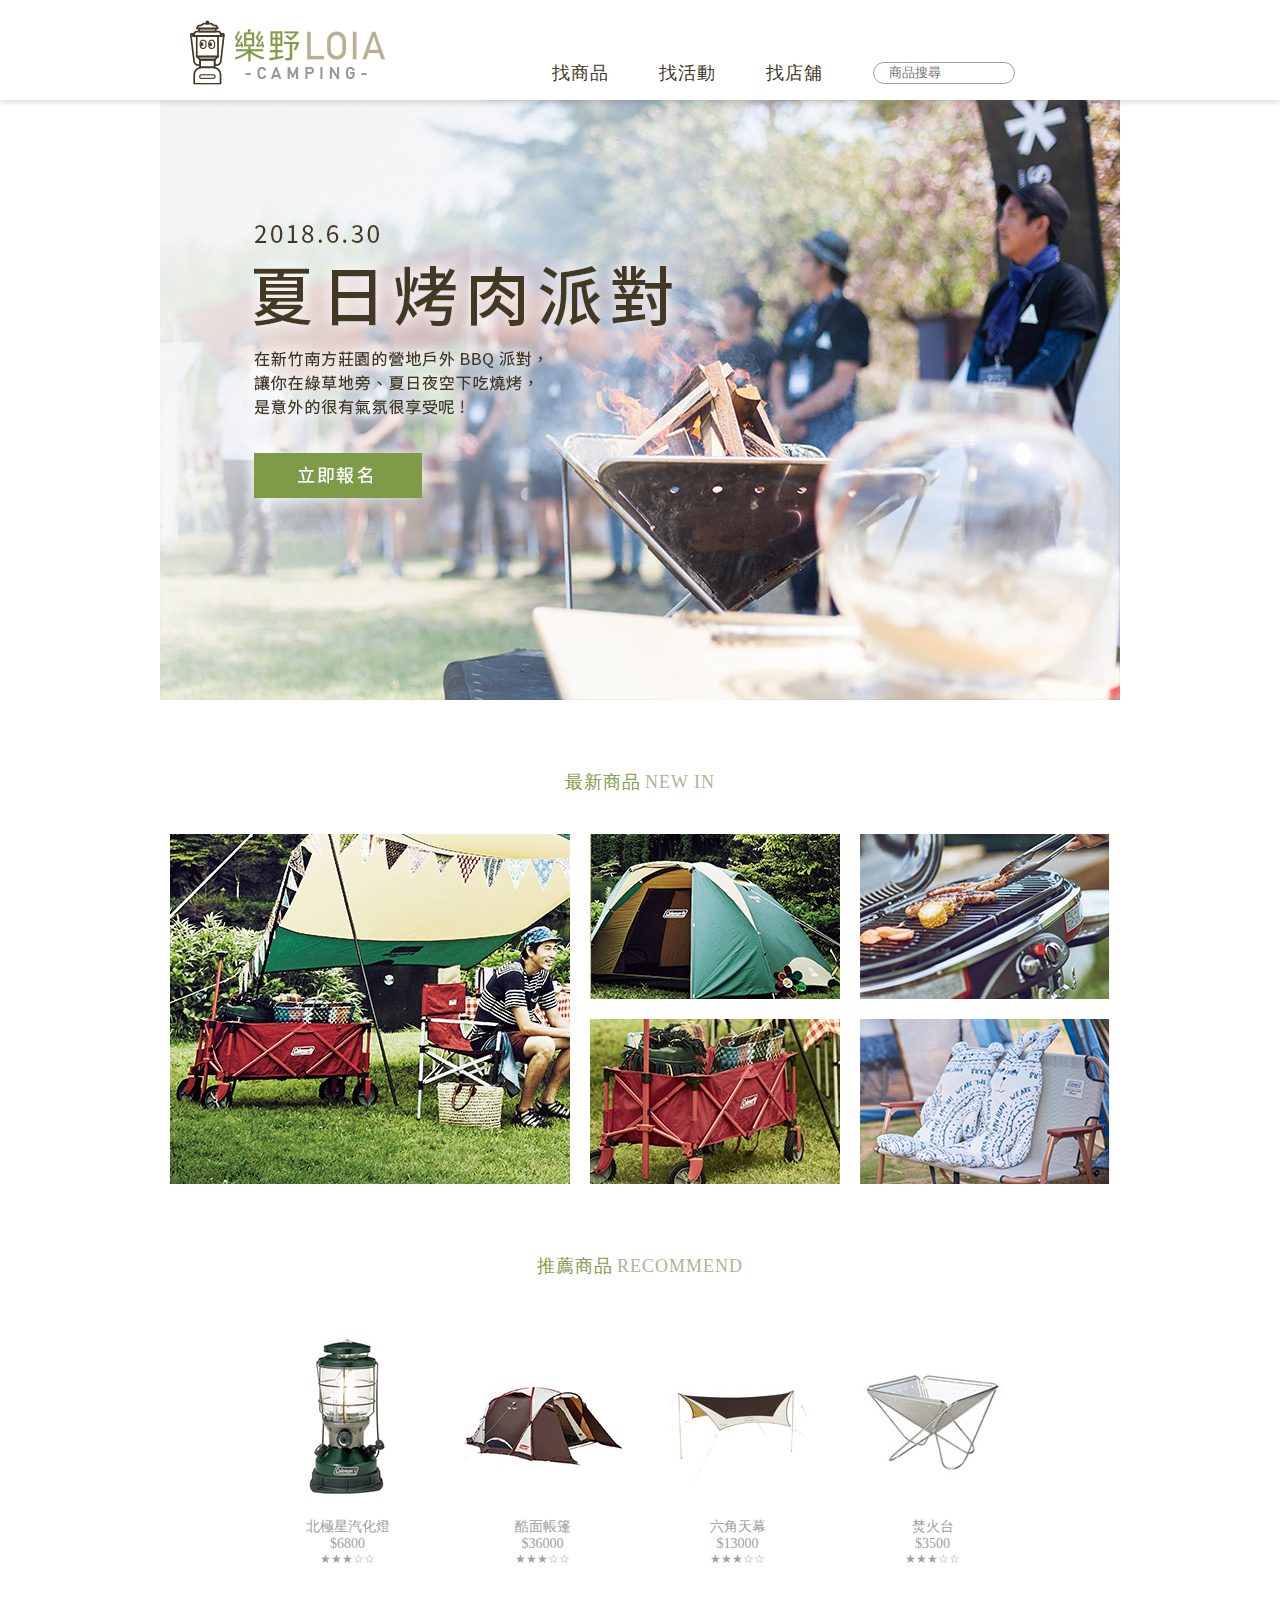
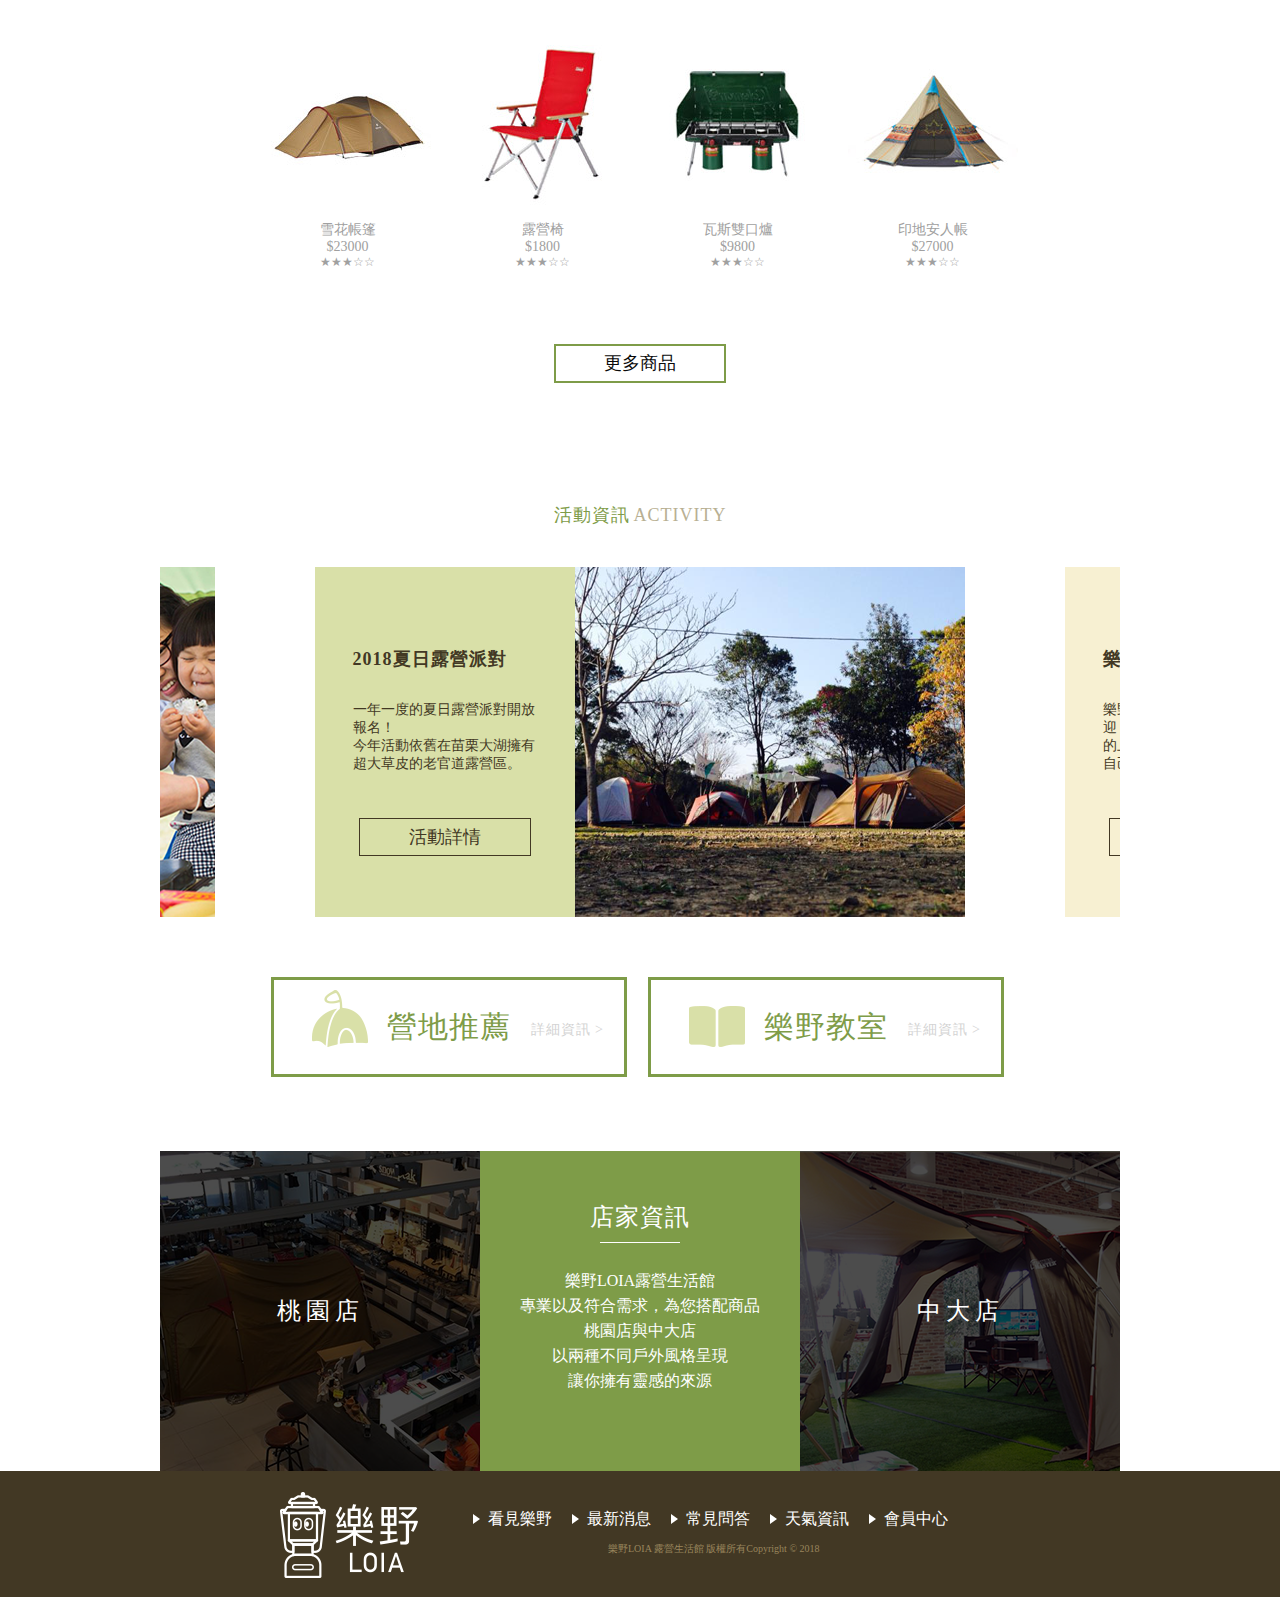
<file: index.html>
<!DOCTYPE html>
<html lang="en">
<head>
	<meta charset="UTF-8">
	<meta name="viewport" content="width=device-width, initial-scale=1, minimum-scale=1, maximum-scale=1" >
	<title>Document</title>
	<link href="https://fonts.googleapis.com/css?family=Noto+Sans" rel="stylesheet">
	<link rel="stylesheet" href="https://use.fontawesome.com/releases/v5.0.13/css/all.css" integrity="sha384-DNOHZ68U8hZfKXOrtjWvjxusGo9WQnrNx2sqG0tfsghAvtVlRW3tvkXWZh58N9jp" crossorigin="anonymous">
	<link rel="stylesheet" type="text/css" href="index2.css">
	<link rel="icon" href="image/titlelogo.png">
</head>
<body>
	<div class="full">
		<header>
			<div class="header">
				<div class="logo">
					<a href="index.html">
						<img src="image/logo2.png">
					</a>
				</div>
				<nav>
					<ul>
						<li>
							<a href="rwd-product.html">
								找商品
							</a>
							<ul class="header_list">
								<li>
									<a href="rwd-product.html">
									推薦商品	
									</a>
								</li>
								<li>
									<a href="rwd-product.html">
									全部商品	
									</a>
								</li>
								<li>
									<a href="rwd-product.html">
									帳篷	
									</a>
								</li>
								<li>
									<a href="rwd-product.html">
									廚具	
									</a>
								</li>
								<li>
									<a href="rwd-product.html">
									寢具	
									</a>
								</li>
								<li>
									<a href="rwd-product.html">
									營燈	
									</a>
								</li>
								<li>
									<a href="rwd-product.html">
									戶外傢俱
									</a>
								</li>
								<li>
									<a href="rwd-product.html">
									露營小物	
									</a>
								</li>
								<li>
									<a href="rwd-product.html">
									旅行登山	
									</a>
								</li>
							</ul>
						</li>
						<li>
							<a href="rwd-activicy.html">
								找活動
							</a>
							<ul class="header_list">
								<li>
									<a href="rwd-activicy.html">
									近期活動	
									</a>
								</li>
								<li>
									<a href="rwd-activicy.html">
									活動回顧
									</a>
								</li>
								<li>
									<a href="#">
									營地推薦	
									</a>
								</li>
								<li>
									<a href="#">
									樂野教室	
									</a>
								</li>
							</ul>
						</li>
						<li>
							<a href="rwd-store.html">
								找店舖
							</a>
							<ul class="header_list">
								<li>
									<a href="rwd-store.html">
									桃園店	
									</a>
								</li>
								<li>
									<a href="rwd-store.html">
									中大店	
									</a>
								</li>
							</ul>
						</li>
					</ul>
				</nav>
				<div class="search_bar">
					<input type="text"placeholder="商品搜尋">
					<a href="#">
						<i class="fas fa-search"></i>
					</a>
					<a href="#">
						<i class="fas fa-user"></i>
					</a>
					<a href="#">
						<i class="fas fa-shopping-cart"></i>
					</a>
				</div>
			</div>
		</header>
		<div class="mobile_header">
			<div class="mobile_logo">
				<a href="index.html">
					<img src="image/logo2.png">
				</a>
			</div>
			<div class="burger">
				<div class="line1"></div>
				<div class="line2"></div>
				<div class="line3"></div>
			</div>
			<div class="burger_list">
				<ul>
					<li><a href="rwd-product.html">找商品</a></li>
					<li><a href="rwd-activicy.html">找活動</a></li>
					<li><a href="rwd-store.html">找店舖</a></li>
					<li><a href="#">購物須知</a></li>
			 		<li><a href="#">客戶服務</a></li>
			 		<li><a href="#">訂閱電子報</a></li>
				</ul>
			</div>
		</div>
		<div class="banner">
			<div class="banner_1 slider active">
				<a href="rwd-activicy2.html">
					<img src="image/banner11.png">
				</a>
				<div class="button">
					<a href="rwd-activicy2.html">
						<p>立即報名</p>
					</a>
				</div>
			</div>
			<div class="banner_2 slider">
				<a href="rwd-product2.html">
					<img src="image/banner22.png">
				</a>
				<div class="button">
					<a href="rwd-product2.html">
						<p>立即購買</p>
					</a>
				</div>
			</div>
			<div class="banner_3 slider">
				<a href="rwd-activicy2.html">
					<img src="image/banner33.png">
				</a>
				<div class="button">
					<a href="rwd-activicy2.html">
						<p>立即報名</p>
					</a>
				</div>
			</div>
		</div>
		<div class="new_prdct">
			<h2>最新商品<span>NEW IN</span></h2>
		</div>
		<div class="new_prdct_pic">
			<div class="n_p_p_left">
				<a href="rwd-product2.html">
					<img src="image/productbig.png">
				</a>
				<div class="n_p_p_Left_content">
					<a href="rwd-product2.html">
						<h3>雪花帳篷組合</h3>
						<p>雪花2018年最新年度組合<br>新手入門最佳選擇</p>
						<span>商品詳情</span>
					</a>
				</div>
			</div>
			<div class="n_p_p_right">
				<a href="rwd-product2.html" title="">
					<img src="image/product1.png" alt="">
					<span class="n_p_p_right_content">
						<h3>酷面帳篷</h3>
						<p>酷面經典帳篷<br>最有CP值的產品</p>
					</span>
				</a>
				<a href="rwd-product2.html" title="">
					<img src="image/product2.png" alt="">
					<span class="n_p_p_right_content">
						<h3>羅格斯烤肉爐</h3>
						<p>羅格斯2018新品上市<br>中秋最夯商品</p>
					</span>
				</a>
				<a href="rwd-product2.html" title="">
					<img src="image/product3.png" alt="">
					<span class="n_p_p_right_content">
						<h3>酷面推車</h3>
						<p>酷面經典小紅推車<br>2018全新上市</p>
					</span>
				</a>
				<a href="rwd-product2.html" title="">
					<img src="image/product4.png" alt="">
					<span class="n_p_p_right_content">
						<h3>雪花折疊椅</h3>
						<p>復古黃銅搭配帆布<br>風格露營單品</p>
					</span>
				</a>
			</div>
		</div>
		<div class="prdct">
			<h2>推薦商品<span>RECOMMEND</span></h2>	
		</div>
		<div class="prdct_list">
			<div class="prdct_pic">
				<a href="rwd-product2.html">
					<img src="image/1-1.png" alt="">			
					<span class="product_name">北極星汽化燈</span>
					<span>$6800</span>
					<span class="star">★★★☆☆</span>
				</a>
			</div>
			<div class="prdct_pic">
				<a href="rwd-product2.html">
					<img src="image/1-2.png" alt="">
					<span class="product_name">酷面帳篷</span>
					<span>$36000</span>
					<span class="star">★★★☆☆</span>
				</a>
			</div>
			<div class="prdct_pic">
				<a href="rwd-product2.html">
					<img src="image/1-3.jpg" alt="">
					<span class="product_name">六角天幕</span>
					<span>$13000</span>
					<span class="star">★★★☆☆</span>
				</a>
			</div>
			<div class="prdct_pic">
				<a href="rwd-product2.html">
					<img src="image/1-4.jpg" alt="">
					<span class="product_name">焚火台</span>
					<span>$3500</span>
					<span class="star">★★★☆☆</span>
				</a>
			</div>
			<div class="prdct_pic">
				<a href="rwd-product2.html">
					<img src="image/1-5.jpg" alt="">
					<span class="product_name">雪花帳篷</span>
					<span>$23000</span>
					<span class="star">★★★☆☆</span>
				</a>
			</div>
			<div class="prdct_pic">
				<a href="rwd-product2.html">
					<img src="image/1-6.jpg" alt="">
					<span class="product_name">露營椅</span>
					<span>$1800</span>
					<span class="star">★★★☆☆</span>
				</a>
			</div>
			<div class="prdct_pic">
				<a href="rwd-product2.html">
					<img src="image/1-7.jpg" alt="">
					<span class="product_name">瓦斯雙口爐</span>
					<span>$9800</span>
					<span class="star">★★★☆☆</span>
				</a>
			</div>
			<div class="prdct_pic">
				<a href="rwd-product2.html">
					<img src="image/1-8.jpg" alt="">
					<span class="product_name">印地安人帳</span>
					<span>$27000</span>
					<span class="star">★★★☆☆</span>
				</a>
			</div>
		</div>
		<div class="prdct_button">
			<a href="product.html">
				更多商品
			</a>
		</div>
		<div class="activity">
			<div class="activity_title">
				<h2>活動資訊<span>ACTIVITY</span></h2>
			</div>
			<div class="activity_pic">
				<ul>
					<li>
						<a href="rwd-activicy2.html">
							<div class="activity_introduce">
								<div class="introduce_content3">
									<h4>
									荷蘭鍋料理教學</h4>
									<p>從開鍋、料理、保養。<br>一次教會您使用荷蘭鍋！<br>現場實作荷蘭鍋烤雞，名額有限，請速報名。</p>
									<span>活動詳情</span>
								</div>
								<div class="introduce_pic">
									<img src="image/aviti.png">
								</div>
							</div>
						</a>
					</li>
					<li>
						<a href="rwd-activicy2.html">
							<div class="activity_introduce">
								<div class="introduce_content1">
									<h4>2018夏日露營派對</h4>
									<p>一年一度的夏日露營派對開放報名！<br>今年活動依舊在苗栗大湖擁有超大草皮的老官道露營區。</p>
									<span>活動詳情</span>
								</div>
								<div class="introduce_pic">
									<img src="image/aviti1.png">
								</div>
							</div>
						</a>
					</li>
					<li>
						<a href="rwd-activicy2.html">
							<div class="activity_introduce">
								<div class="introduce_content2">
									<h4>樂野教室NO.3</h4>
									<p>樂野教室開課以來非常受歡迎，這次再度請到Snow Peak的上野先生來教大家如何保養自己的帳篷。</p>
									<span>活動詳情</span>
								</div>
								<div class="introduce_pic">
									<img src="image/aviti2.png">
								</div>
							</div>
						</a>
					</li>
					<li>
						<a href="rwd-activicy2.html">
							<div class="activity_introduce">
								<div class="introduce_content3">
									<h4>荷蘭鍋料理教學</h4>
									<p>從開鍋、料理、保養。<br>一次教會您使用荷蘭鍋！<br>現場實作荷蘭鍋烤雞，名額有限，請速報名。</p>
									<span>活動詳情</span>
								</div>
								<div class="introduce_pic">
									<img src="image/aviti.png">
								</div>
							</div>
						</a>
					</li>
					<li>
						<a href="rwd-activicy2.html">
							<div class="activity_introduce">
								<div class="introduce_content1">
									<h4>2018夏日露營派對</h4>
									<p>一年一度的夏日露營派對開放報名！<br>今年活動依舊在苗栗大湖擁有超大草皮的老官道露營區。</p>
									<span>活動詳情</span>
								</div>
								<div class="introduce_pic">
									<img src="image/aviti1.png">
								</div>
							</div>
						</a>
					</li>
					<li>
						<a href="rwd-activicy2.html">
							<div class="activity_introduce">
								<div class="introduce_content2">
									<h4>樂野教室NO.3</h4>
									<p>樂野教室開課以來非常受歡迎，<br>這次再度請到Snow Peak的上野先生來教大家如何保養自己的帳篷。</p>
									<span>活動詳情</span>
								</div>
								<div class="introduce_pic">
									<img src="image/aviti2.png">
								</div>
							</div>
						</a>
					</li>
				</ul>
			</div>
			<div class="service">
				<div class="camp_map">
					<a href="#" title="">
						營地推薦
						<span>詳細資訊 ></span>
					</a>
				</div>
				<div class="loia_classroom">
					<a href="#" title="">
						樂野教室
						<span>詳細資訊 ></span>
					</a>
				</div>
			</div>
		</div>
		<div class="store_title">
			<h2>店家資訊<span>STORE</span></h2>
		</div>
		<div class="store">
			<div class="ty_store">
				<a href="rwd-store.html">
					<span class="store_name">
						<h4>桃園店</h4>
					</span>
					<img src="image/tystore.png">
					<span class="info">
						<h4>桃園店</h4>
						<p>03-2402637<br>桃園市桃園區縣府路100號<br>loiaTaoyuan@gmail.com <br>LINE：loiataoyuan</p>
						<span>店家詳情</span>
					</span>					
				</a>
			</div>
			<div class="store_information">
				<h4>店家資訊</h4>
				<p>
					樂野LOIA露營生活館<br>
					專業以及符合需求，為您搭配商品<br>
					桃園店與中大店<br>
					以兩種不同戶外風格呈現<br>
					讓你擁有靈感的來源
				</p>
			</div>
			<div class="ncu_store">
				<a href="store.html">
					<span class="store_name">
						<h4>中大店</h4>
					</span>
					<img src="image/ncustore.png">			
					<span class="info">
						<h4>中大店</h4>
						<p>03-4715637<br>桃園市中壢區中大路300號<br>loiaJongli@gmail.com <br>LINE：loiajongli</p>
						<span>店家詳情</span>
					</span>					
				</a>
			</div>
		</div>
		<div class="footer">
			<div class="footer_content">
				<div class="footer_logo">
					<a href="index.html">
						<img src="image/footerlogo.png" alt="">
					</a>
				</div>
				<div class="footer_information">
					<div class="footer_list">
						<ul>
							<li>
								<a href="#">
									看見樂野
								</a>
							</li>
							<li>
								<a href="#">
									最新消息
								</a>
							</li>
							<li>
								<a href="#">
									常見問答
								</a>
							</li>
							<li>
								<a href="#">
									天氣資訊
								</a>
							</li>
							<li>
								<a href="#">
									會員中心
								</a>
							</li>
						</ul>
					</div>
					<div class="icon_copyright">
						<div class="icon_social">
							<a href="#">
								<i class="fab fa-facebook"></i>
							</a>
							<a href="#">
								<i class="fab fa-instagram"></i>
							</a>
							<a href="#">
								<i class="fab fa-youtube-square"></i>
							</a>
						</div>
						<div class="copyright">
							<p>
							樂野LOIA 露營生活館 版權所有Copyright © 2018
						</p>
						</div>
					</div>
				</div>
			</div>
		</div>

	</div>

<script src="https://ajax.googleapis.com/ajax/libs/jquery/3.3.1/jquery.min.js"></script>
<script type="text/javascript">
	$(document).ready(function(){ 
		$('.burger').click(function(){
			$('.burger_list').toggleClass('burger_list_click');
			$('.line1').toggleClass('uaa');
			$('.line2').toggleClass('uaa');
			$('.line3').toggleClass('uaa');
		});
	});

	
	$(document).ready(function(){
    var j = 1;
    var aa =$(".activity_pic ul");
    var bb =$(".full").width();
    var cc =$(".slider").index();
    var i = 0;
    function carouselImg2(){
    	var maxWidth = aa.width();
    	console.log("li width"+maxWidth);
    	if(j<3){
    		j++
    	}else{
    		j=1;
    	}
    	if(bb>960){
    		curleft = j * 750 *-1;
    	}else{
    		curleft = j * maxWidth/6 *-1;
    	}
     	if(i<2){
     		i++;
     	}else{
     		i=0;
     	}
    	$(".activity_pic ul").css({left:curleft});
    	$(".slider").removeClass("active");
    	$(".slider").eq(i).addClass("active");
    }
    setInterval(carouselImg2,5000); 
   })

</script>
</body>
</html>
</file>
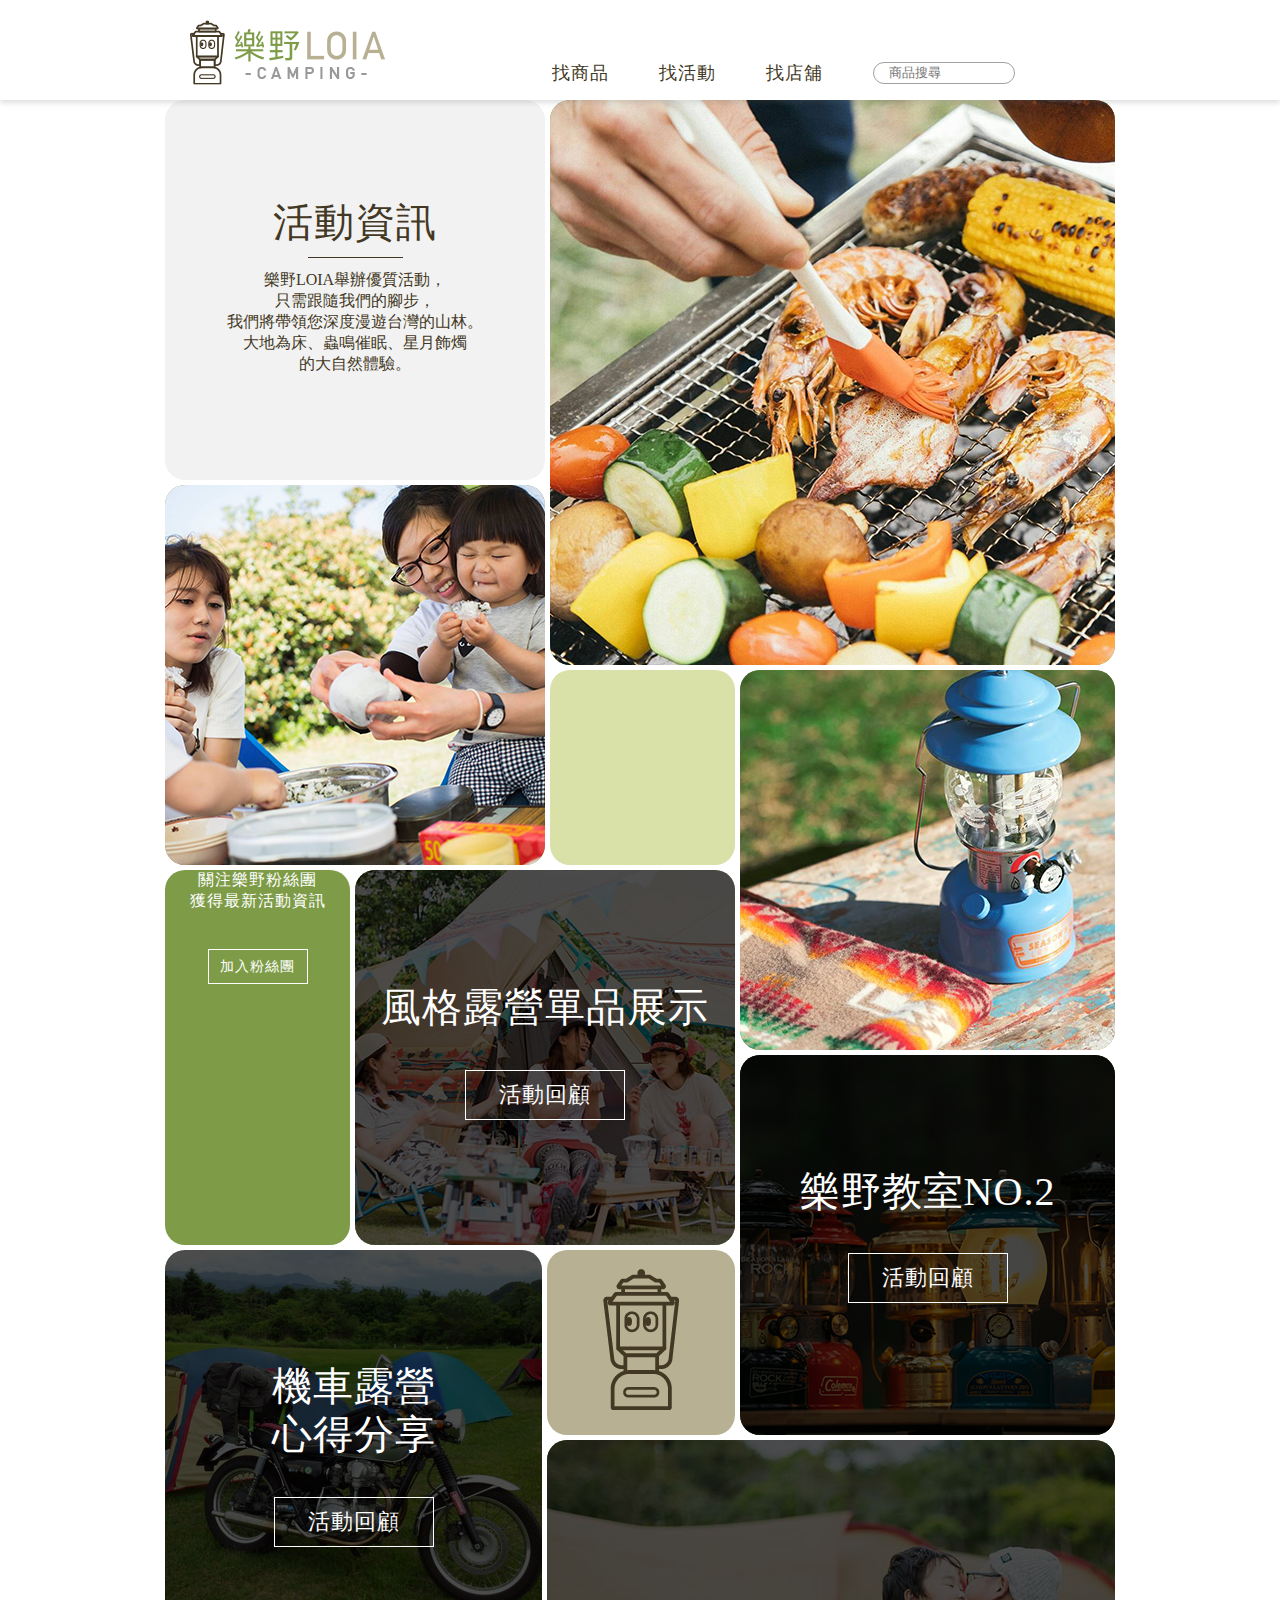
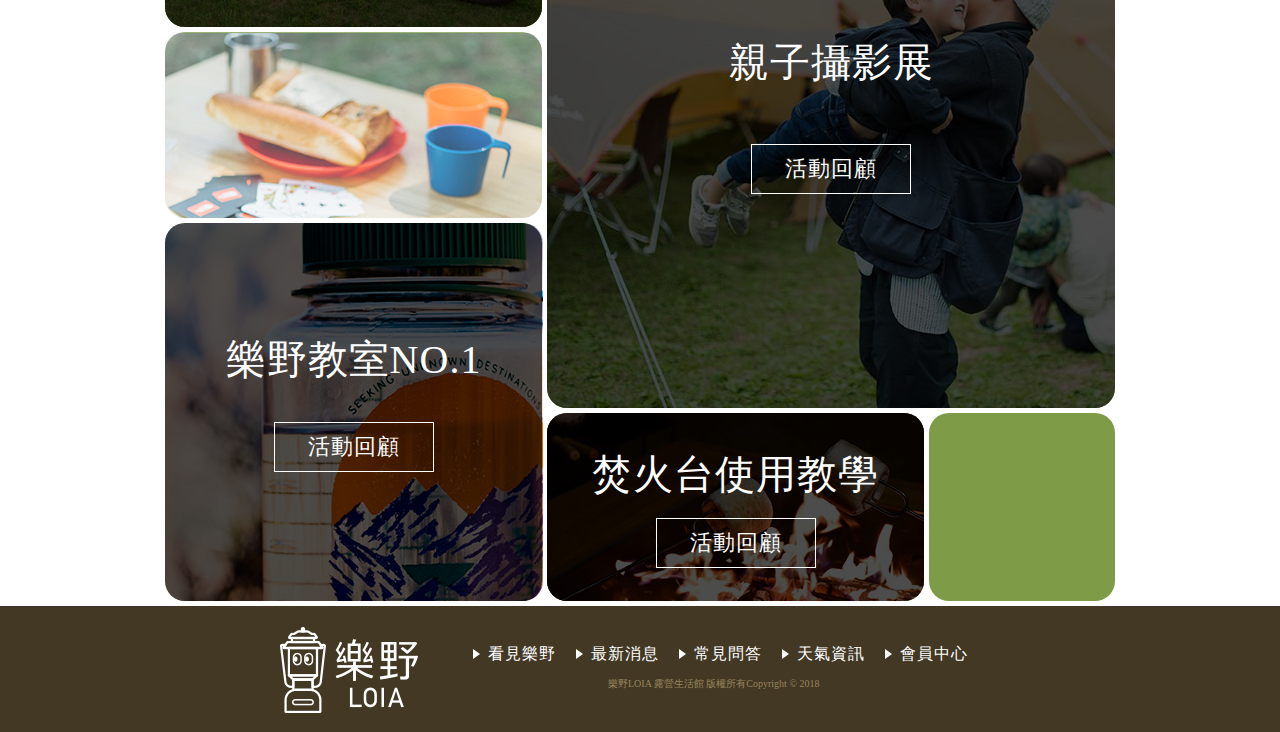
<file: rwd-activicy.html>
<!DOCTYPE html>
<html lang="en">
<head>
	<meta charset="UTF-8">
	<meta name="viewport" content="width=device-width, initial-scale=1, minimum-scale=1, maximum-scale=1" >
	<title>Document</title>
	<link href="https://fonts.googleapis.com/css?family=Noto+Sans" rel="stylesheet">
	<link rel="stylesheet" href="https://use.fontawesome.com/releases/v5.0.13/css/all.css" integrity="sha384-DNOHZ68U8hZfKXOrtjWvjxusGo9WQnrNx2sqG0tfsghAvtVlRW3tvkXWZh58N9jp" crossorigin="anonymous">
	<link rel="stylesheet" type="text/css" href="rwd-activicy.css">
	<link rel="icon" href="image/titlelogo.png">
</head>
<body>
	<div class="full">
		<header>
			<div class="header">
				<div class="logo">
					<a href="index.html">
						<img src="image/logo2.png">
					</a>
				</div>
				<nav>
					<ul>
						<li>
							<a href="rwd-product.html">
								找商品
							</a>
							<ul class="header_list">
								<li>
									<a href="rwd-product.html">
									推薦商品	
									</a>
								</li>
								<li>
									<a href="rwd-product.html">
									全部商品	
									</a>
								</li>
								<li>
									<a href="rwd-product.html">
									帳篷	
									</a>
								</li>
								<li>
									<a href="rwd-product.html">
									廚具	
									</a>
								</li>
								<li>
									<a href="rwd-product.html">
									寢具	
									</a>
								</li>
								<li>
									<a href="rwd-product.html">
									營燈	
									</a>
								</li>
								<li>
									<a href="rwd-product.html">
									戶外傢俱
									</a>
								</li>
								<li>
									<a href="rwd-product.html">
									露營小物	
									</a>
								</li>
								<li>
									<a href="rwd-product.html">
									旅行登山	
									</a>
								</li>
							</ul>
						</li>
						<li>
							<a href="rwd-activicy.html">
								找活動
							</a>
							<ul class="header_list">
								<li>
									<a href="rwd-activicy.html">
									近期活動	
									</a>
								</li>
								<li>
									<a href="rwd-activicy.html">
									活動回顧
									</a>
								</li>
								<li>
									<a href="#">
									營地推薦	
									</a>
								</li>
								<li>
									<a href="#">
									樂野教室	
									</a>
								</li>
							</ul>
						</li>
						<li>
							<a href="rwd-store.html">
								找店舖
							</a>
							<ul class="header_list">
								<li>
									<a href="rwd-store.html">
									桃園店	
									</a>
								</li>
								<li>
									<a href="rwd-store.html">
									中大店	
									</a>
								</li>
							</ul>
						</li>
					</ul>
				</nav>
				<div class="search_bar">
					<input type="text"placeholder="商品搜尋">
					<a href="#">
						<i class="fas fa-search"></i>
					</a>
					<a href="#">
						<i class="fas fa-user"></i>
					</a>
					<a href="#">
						<i class="fas fa-shopping-cart"></i>
					</a>
				</div>
			</div>
		</header>
		<div class="mobile_header">
			<div class="mobile_logo">
				<a href="index.html">
					<img src="image/logo2.png">
				</a>
			</div>
			<div class="burger">
				<div class="line1"></div>
				<div class="line2"></div>
				<div class="line3"></div>
			</div>
			<div class="burger_list">
				<ul>
					<li><a href="rwd-product.html">找商品</a></li>
					<li><a href="rwd-activicy.html">找活動</a></li>
					<li><a href="rwd-store.html">找店舖</a></li>
					<li><a href="#">購物須知</a></li>
			 		<li><a href="#">客戶服務</a></li>
			 		<li><a href="#">訂閱電子報</a></li>
				</ul>
			</div>
		</div>



		<div class="activity">
			<div class="pic activity_pic2">
				<a href="rwd-activicy2.html">
					<img src="image/pic02.png">
					<span class="content">
						<h2>
							<span>2018.06.30</span><br>
							夏日露營派對
						</h2>
						<input type="button" name="" value="開放報名">
					</span>
				</a>
			</div>
			<div class="pic activity_pic1">
				<h1>活動資訊</h1>
				<p>
					樂野LOIA舉辦優質活動，<br>
					只需跟隨我們的腳步，<br>我們將帶領您深度漫遊台灣的山林。<br>
					大地為床、蟲鳴催眠、星月飾燭<br>的大自然體驗。
				</p>
			</div>
			<div class="pic activity_pic3">
				<a href="rwd-activicy2.html">
					<img src="image/pic03.png">
					<span class="content">
						<h2>
							<span>2018.07.03</span><br>
							樂野教室NO.3
						</h2>
						<input type="button" name="" value="開放報名">
					</span>
				</a>
			</div>
			<div class="pic activity_pic4">
				
			</div>
			<div class="pic activity_pic5">
				<a href="rwd-activicy2.html">
					<img src="image/pic05.png">
					<span class="content">
						<h2>
							<span>2018.07.10</span><br>
							營燈介紹&教學
						</h2>
						<input type="button" name="" value="開放報名">
					</span>
				</a>
			</div>
			<div class="pic activity_pic6">
				<a href="#">						<i class="fab fa-facebook"></i>
					<p>關注樂野粉絲團<br>
					獲得最新活動資訊</p>
					<input type="button" name="" value="加入粉絲團">
				</a>
			</div>
			<div class="pic activity_pic7">
				<a href="rwd-activicy2.html">
					<img src="image/pic07.png">
					<span class="content">
						<h3>
							風格露營單品展示
						</h3>
						<input type="button" name="" value="活動回顧">
					</span>
				</a>
			</div>
			<div class="pic activity_pic8">
				<a href="rwd-activicy2.html">
					<img src="image/pic08.png">
					<span class="content">
						<h3>
							樂野教室NO.2
						</h3>
						<input type="button" name="" value="活動回顧">
					</span>
				</a>
			</div>
			<div class="pic activity_pic9">
				<a href="rwd-activicy2.html">
					<img src="image/pic09.png">
					<span class="content">
						<h3>
							機車露營<br>心得分享
						</h3>
						<input type="button" name="" value="活動回顧">
					</span>
				</a>
			</div>
			<div class="pic activity_pic10">
				<img src="image/loia_activity.png" alt="">
				<span class="eye">
					<span class="leye"></span>
					<span class="reye"></span>
				</span>
			</div>
			<div class="pic activity_pic11">
				<a href="rwd-activicy2.html">
					<img src="image/pic11.png">
					<span class="content">
						<h3>
							親子攝影展
						</h3>
						<input type="button" name="" value="活動回顧">
					</span>
				</a>
			</div>
			<div class="pic activity_pic12">
				<img src="image/s08_img.png" alt="">
			</div>
			<div class="pic activity_pic13">
				<a href="rwd-activicy2.html">
					<img src="image/pic13.png" alt="">
					<span class="content">
						<h3>
							樂野教室NO.1
						</h3>
						<input type="button" name="" value="活動回顧">
					</span>
				</a>				
			</div>
			<div class="pic activity_pic14">
				<a href="rwd-activicy2.html">
					<img src="image/pic14.png">
					<span class="content">
						<h3>
							焚火台使用教學
						</h3>
						<input type="button" name="" value="活動回顧">
					</span>
				</a>
			</div>
			<div class="pic activity_pic15">

			</div>
			<div class="clear_fix"></div>
		</div>

		
		<div class="footer">
			<div class="footer_content">
				<div class="footer_logo">
					<a href="index.html">
						<img src="image/footerlogo.png" alt="">
					</a>
				</div>
				<div class="footer_information">
					<div class="footer_list">
						<ul>
							<li>
								<a href="#">
									看見樂野
								</a>
							</li>
							<li>
								<a href="#">
									最新消息
								</a>
							</li>
							<li>
								<a href="#">
									常見問答
								</a>
							</li>
							<li>
								<a href="#">
									天氣資訊
								</a>
							</li>
							<li>
								<a href="#">
									會員中心
								</a>
							</li>
						</ul>
					</div>
					<div class="icon_copyright">
						<div class="icon_social">
							<a href="#">
								<i class="fab fa-facebook"></i>
							</a>
							<a href="#">
								<i class="fab fa-instagram"></i>
							</a>
							<a href="#">
								<i class="fab fa-youtube-square"></i>
							</a>
						</div>
						<div class="copyright">
							<p>
							樂野LOIA 露營生活館 版權所有Copyright © 2018
						</p>
						</div>
					</div>
				</div>
			</div>
		</div>
		
	</div>








<script src="https://ajax.googleapis.com/ajax/libs/jquery/3.3.1/jquery.min.js"></script>
<script type="text/javascript">
	$(document).ready(function(){ 
		$('.burger').click(function(){
			$('.burger_list').toggleClass('burger_list_click');
			$('.line1').toggleClass('uaa');
			$('.line2').toggleClass('uaa');
			$('.line3').toggleClass('uaa');
		});
	});
</script>
</body>
</html>
</file>
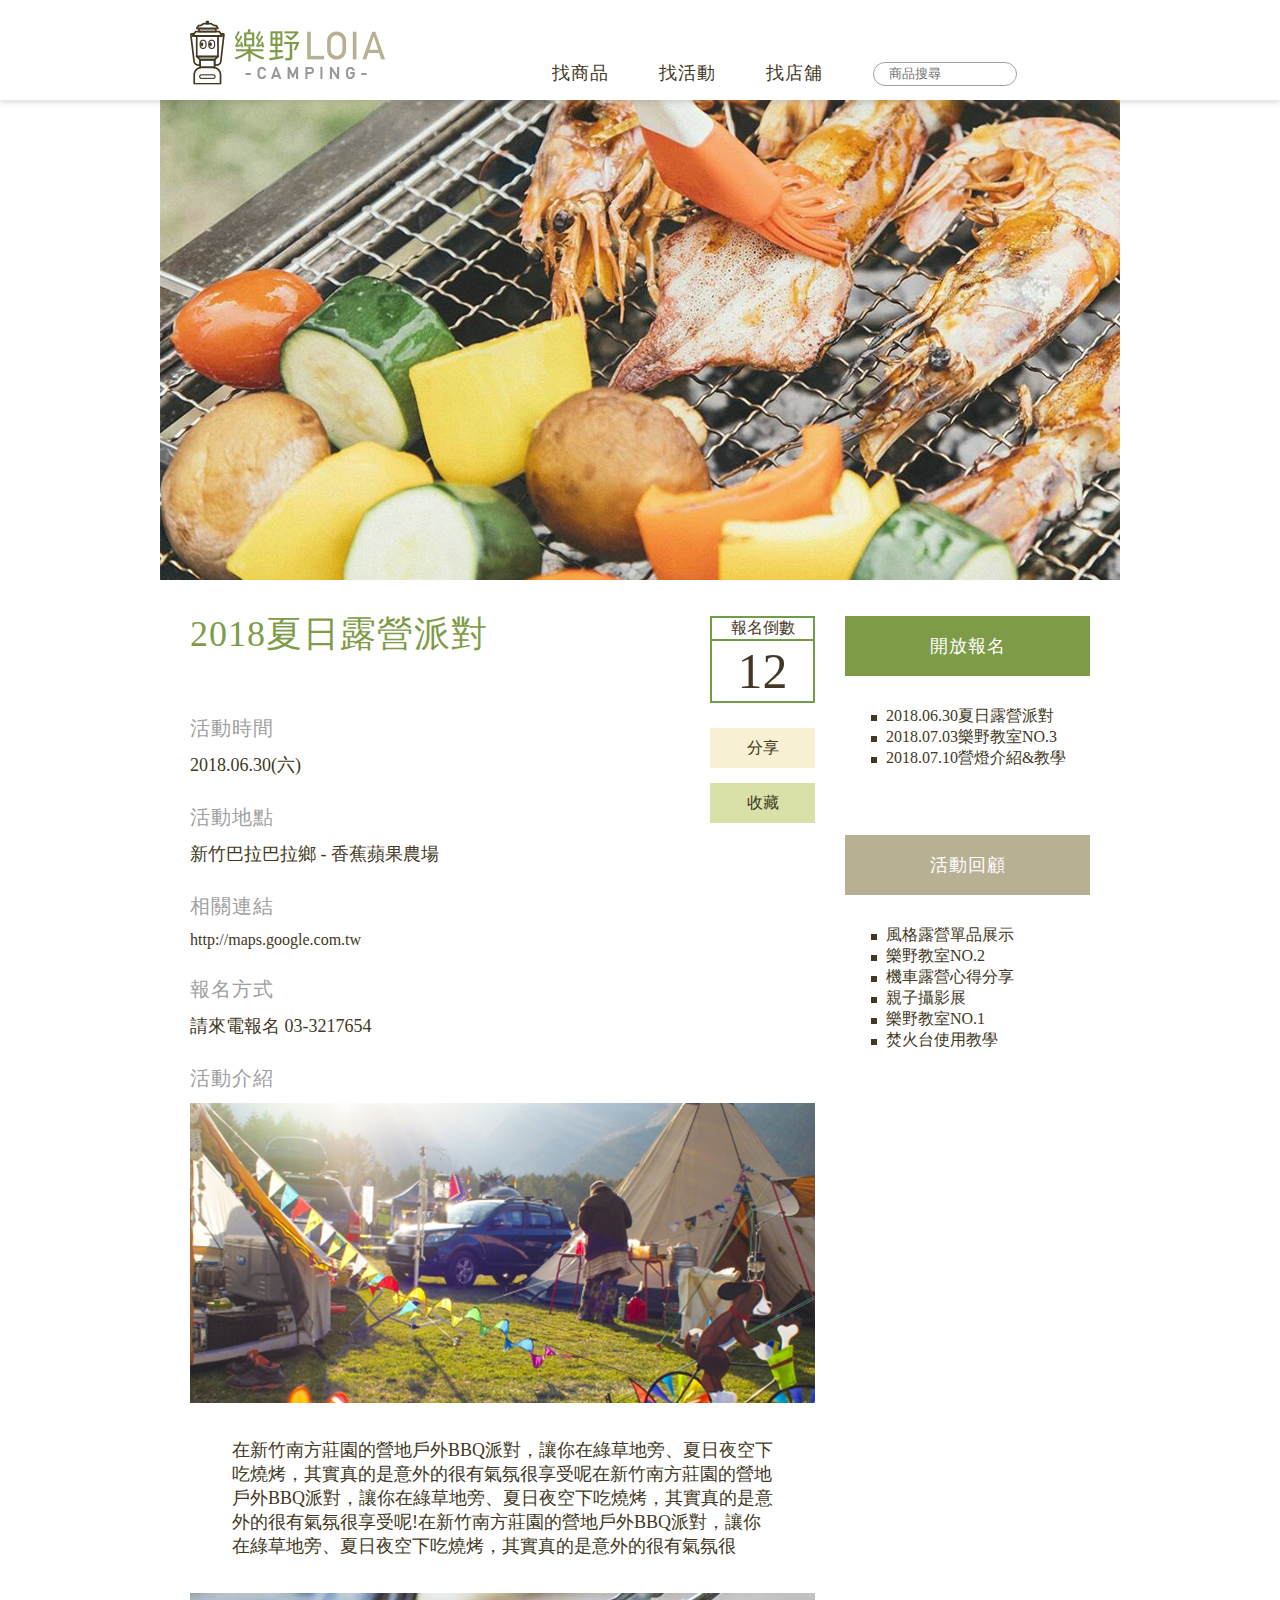
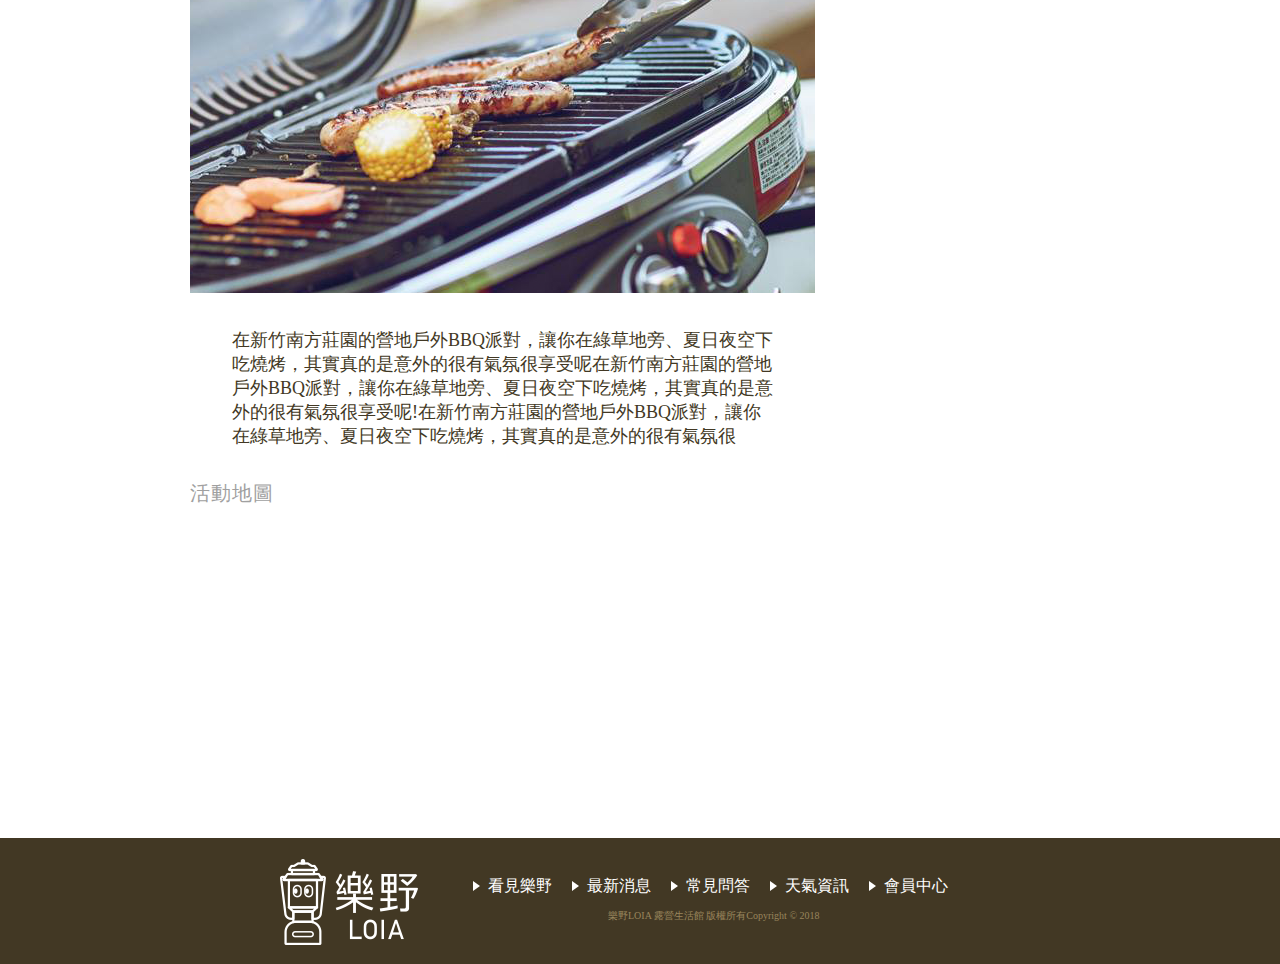
<file: rwd-activicy2.html>
<!DOCTYPE html>
<html lang="en">
<head>
	<meta charset="UTF-8">
	<meta name="viewport" content="width=device-width, initial-scale=1, minimum-scale=1, maximum-scale=1" >
	<title>Document</title>
	<link href="https://fonts.googleapis.com/css?family=Noto+Sans" rel="stylesheet">
	<link rel="stylesheet" href="https://use.fontawesome.com/releases/v5.0.13/css/all.css" integrity="sha384-DNOHZ68U8hZfKXOrtjWvjxusGo9WQnrNx2sqG0tfsghAvtVlRW3tvkXWZh58N9jp" crossorigin="anonymous">
	<link rel="stylesheet" type="text/css" href="rwd-activicy2.css">
	<link rel="icon" href="image/titlelogo.png">
</head>
<body>
	<div class="full">
		<header>
			<div class="header">
				<div class="logo">
					<a href="index.html">
						<img src="image/logo2.png">
					</a>
				</div>
				<nav>
					<ul>
						<li>
							<a href="rwd-product.html">
								找商品
							</a>
							<ul class="header_list">
								<li>
									<a href="rwd-product.html">
									推薦商品	
									</a>
								</li>
								<li>
									<a href="rwd-product.html">
									全部商品	
									</a>
								</li>
								<li>
									<a href="rwd-product.html">
									帳篷	
									</a>
								</li>
								<li>
									<a href="rwd-product.html">
									廚具	
									</a>
								</li>
								<li>
									<a href="rwd-product.html">
									寢具	
									</a>
								</li>
								<li>
									<a href="rwd-product.html">
									營燈	
									</a>
								</li>
								<li>
									<a href="rwd-product.html">
									戶外傢俱
									</a>
								</li>
								<li>
									<a href="rwd-product.html">
									露營小物	
									</a>
								</li>
								<li>
									<a href="rwd-product.html">
									旅行登山	
									</a>
								</li>
							</ul>
						</li>
						<li>
							<a href="rwd-activicy.html">
								找活動
							</a>
							<ul class="header_list">
								<li>
									<a href="rwd-activicy.html">
									近期活動	
									</a>
								</li>
								<li>
									<a href="rwd-activicy.html">
									活動回顧
									</a>
								</li>
								<li>
									<a href="#">
									營地推薦	
									</a>
								</li>
								<li>
									<a href="#">
									樂野教室	
									</a>
								</li>
							</ul>
						</li>
						<li>
							<a href="rwd-store.html">
								找店舖
							</a>
							<ul class="header_list">
								<li>
									<a href="rwd-store.html">
									桃園店	
									</a>
								</li>
								<li>
									<a href="rwd-store.html">
									中大店	
									</a>
								</li>
							</ul>
						</li>
					</ul>
				</nav>
				<div class="search_bar">
					<input type="text"placeholder="商品搜尋">
					<a href="#">
						<i class="fas fa-search"></i>
					</a>
					<a href="#">
						<i class="fas fa-user"></i>
					</a>
					<a href="#">
						<i class="fas fa-shopping-cart"></i>
					</a>
				</div>
			</div>
		</header>
		<div class="mobile_header">
			<div class="mobile_logo">
				<a href="index.html">
					<img src="image/logo2.png">
				</a>
			</div>
			<div class="burger">
				<div class="line1"></div>
				<div class="line2"></div>
				<div class="line3"></div>
			</div>
			<div class="burger_list">
				<ul>
					<li><a href="rwd-product.html">找商品</a></li>
					<li><a href="rwd-activicy.html">找活動</a></li>
					<li><a href="rwd-store.html">找店舖</a></li>
					<li><a href="#">購物須知</a></li>
			 		<li><a href="#">客戶服務</a></li>
			 		<li><a href="#">訂閱電子報</a></li>
				</ul>
			</div>
		</div>
		<div class="activity_info">
			<div class="info_img">
				<img src="image/activity_2.png" alt="">
			</div>
			<div class="info_left">
				<h1>2018夏日露營派對</h1>
				<div class="info_p">
					<h2>活動時間</h2>
					<p>2018.06.30(六)</p>
					<h2>活動地點</h2>
					<p>新竹巴拉巴拉鄉 - 香蕉蘋果農場</p>
					<h2>相關連結</h2>
					<a href="#">http://maps.google.com.tw
					</a>
					<h3>報名方式</h3>
					<p>請來電報名 03-3217654</p>
					<h3>活動介紹</h3>
					<img src="image/activity_21.png">
					<p>
						在新竹南方莊園的營地戶外BBQ派對，讓你在綠草地旁、夏日夜空下吃燒烤，其實真的是意外的很有氣氛很享受呢在新竹南方莊園的營地戶外BBQ派對，讓你在綠草地旁、夏日夜空下吃燒烤，其實真的是意外的很有氣氛很享受呢!在新竹南方莊園的營地戶外BBQ派對，讓你在綠草地旁、夏日夜空下吃燒烤，其實真的是意外的很有氣氛很
					</p>
					<img src="image/activity_22.png">
					<p>
						在新竹南方莊園的營地戶外BBQ派對，讓你在綠草地旁、夏日夜空下吃燒烤，其實真的是意外的很有氣氛很享受呢在新竹南方莊園的營地戶外BBQ派對，讓你在綠草地旁、夏日夜空下吃燒烤，其實真的是意外的很有氣氛很享受呢!在新竹南方莊園的營地戶外BBQ派對，讓你在綠草地旁、夏日夜空下吃燒烤，其實真的是意外的很有氣氛很
					</p>
					<div class="date_social">
						<table>
							<tr>
								<th>報名倒數</th>
							</tr>
							<tr>
								<td>12</td>
							</tr>
						</table>
						<div class="share">
							<a href="#">
								<i class="fas fa-share-square"></i>
								分享
							</a>
						</div>
						<div class="favor">
							<input type="checkbox" id="favor">
							<label for="favor">
								<i class="far fa-star"></i>
								收藏
							</label>
							<label for="favor">
								<i class="fas fa-star"></i>
								　　
							</label>
						</div>
					</div>
				</div>
			</div>
			<div class="info_right">
				<table>
					<tr>
						<th>開放報名</th>
					</tr>
					<tr>
						<td>
							<ul>
								<li>
									<a href="rwd-activicy2.html">
										2018.06.30夏日露營派對
									</a>
								</li>
								<li>
									<a href="rwd-activicy2.html">
										2018.07.03樂野教室NO.3
									</a>
								</li>
								<li>
									<a href="rwd-activicy2.html">
										2018.07.10營燈介紹&教學
									</a>
								</li>
							</ul>
						</td>
					</tr>
				</table>
				<table>
					<tr>
						<th>活動回顧</th>
					</tr>
					<tr>
						<td>
							<ul>
								<li>
									<a href="rwd-activicy2.html">
										風格露營單品展示
									</a>
								</li>
								<li>
									<a href="rwd-activicy2.html">
										樂野教室NO.2
									</a>
								</li>
								<li>
									<a href="rwd-activicy2.html">
										機車露營心得分享
									</a>
								</li>
								<li>
									<a href="rwd-activicy2.html">
										親子攝影展
									</a>
								</li>
								<li>
									<a href="rwd-activicy2.html">
										樂野教室NO.1
									</a>
								</li>
								<li>
									<a href="rwd-activicy2.html">
										焚火台使用教學
									</a>
								</li>
							</ul>
						</td>
					</tr>
				</table>
			</div>
			<div class="map">
				<h2>
					活動地圖
				</h2>
				<iframe src="https://www.google.com/maps/embed?pb=!1m18!1m12!1m3!1d3616.9520247359205!2d121.18951131443235!3d24.967746847099356!2m3!1f0!2f0!3f0!3m2!1i1024!2i768!4f13.1!3m3!1m2!1s0x346823ea50c732a5%3A0x1b5e6ee66e9fec49!2z6LOH562W5pyD5Lit5aOiIFRpYmFNZSDlnIvpmpvkurrmiY3nmbzlsZXkuK3lv4M!5e0!3m2!1szh-TW!2stw!4v1527353032065" width="960" height="320" frameborder="0" style="border:0" allowfullscreen></iframe>
			</div>
		</div>
		<div class="clear_fix"></div>
		<div class="footer">
			<div class="footer_content">
				<div class="footer_logo">
					<a href="index.html">
						<img src="image/footerlogo.png" alt="">
					</a>
				</div>
				<div class="footer_information">
					<div class="footer_list">
						<ul>
							<li>
								<a href="#">
									看見樂野
								</a>
							</li>
							<li>
								<a href="#">
									最新消息
								</a>
							</li>
							<li>
								<a href="#">
									常見問答
								</a>
							</li>
							<li>
								<a href="#">
									天氣資訊
								</a>
							</li>
							<li>
								<a href="#">
									會員中心
								</a>
							</li>
						</ul>
					</div>
					<div class="icon_copyright">
						<div class="icon_social">
							<a href="#">
								<i class="fab fa-facebook"></i>
							</a>
							<a href="#">
								<i class="fab fa-instagram"></i>
							</a>
							<a href="#">
								<i class="fab fa-youtube-square"></i>
							</a>
						</div>
						<div class="copyright">
							<p>
							樂野LOIA 露營生活館 版權所有Copyright © 2018
						</p>
						</div>
					</div>
				</div>
			</div>
		</div>
	</div>

<script src="https://ajax.googleapis.com/ajax/libs/jquery/3.3.1/jquery.min.js"></script>
<script type="text/javascript">
	$(document).ready(function(){ 
		$('.burger').click(function(){
			$('.burger_list').toggleClass('burger_list_click');
			$('.line1').toggleClass('uaa');
			$('.line2').toggleClass('uaa');
			$('.line3').toggleClass('uaa');
		});
		$('.info_right table:last-child th').click(function(){
			$('.info_right table:last-child td').toggleClass('test2');
			$('.info_right table:last-child th').toggleClass('arrow_top');

		});
		$('.info_right table:first-child th').click(function(){
			$('.info_right table:first-child td').toggleClass('test2');
			$('.info_right table:first-child th').toggleClass('arrow_top');
		});


	});
</script>
</body>
</html>
</file>
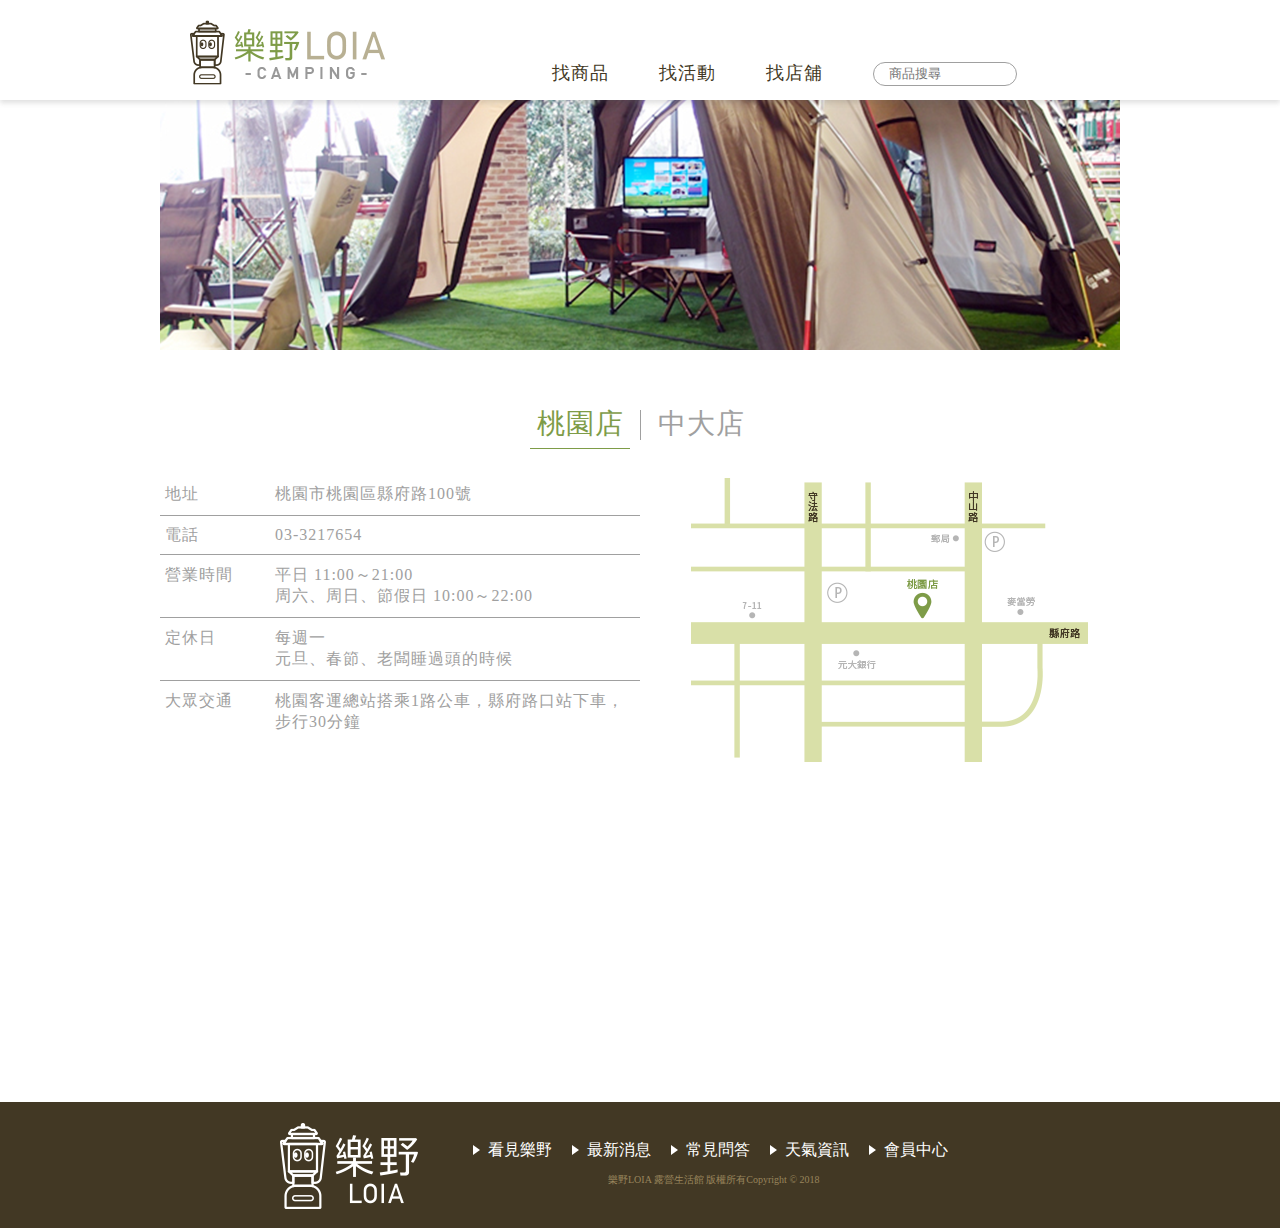
<file: rwd-store.html>
<!DOCTYPE html>
<html lang="en">
<head>
	<meta charset="UTF-8">
	<meta name="viewport" content="width=device-width, initial-scale=1, minimum-scale=1, maximum-scale=1" >
	<title>Document</title>
	<link href="https://fonts.googleapis.com/css?family=Noto+Sans" rel="stylesheet">
	<link rel="stylesheet" href="https://use.fontawesome.com/releases/v5.0.13/css/all.css" integrity="sha384-DNOHZ68U8hZfKXOrtjWvjxusGo9WQnrNx2sqG0tfsghAvtVlRW3tvkXWZh58N9jp" crossorigin="anonymous">
	<link rel="stylesheet" type="text/css" href="rwd-store.css">
	<link rel="icon" href="image/titlelogo.png">
</head>
<body>
	<div class="full">
		<header>
			<div class="header">
				<div class="logo">
					<a href="index.html">
						<img src="image/logo2.png">
					</a>
				</div>
				<nav>
					<ul>
						<li>
							<a href="rwd-product.html">
								找商品
							</a>
							<ul class="header_list">
								<li>
									<a href="rwd-product.html">
									推薦商品	
									</a>
								</li>
								<li>
									<a href="rwd-product.html">
									全部商品	
									</a>
								</li>
								<li>
									<a href="rwd-product.html">
									帳篷	
									</a>
								</li>
								<li>
									<a href="rwd-product.html">
									廚具	
									</a>
								</li>
								<li>
									<a href="rwd-product.html">
									寢具	
									</a>
								</li>
								<li>
									<a href="rwd-product.html">
									營燈	
									</a>
								</li>
								<li>
									<a href="rwd-product.html">
									戶外傢俱
									</a>
								</li>
								<li>
									<a href="rwd-product.html">
									露營小物	
									</a>
								</li>
								<li>
									<a href="rwd-product.html">
									旅行登山	
									</a>
								</li>
							</ul>
						</li>
						<li>
							<a href="rwd-activicy.html">
								找活動
							</a>
							<ul class="header_list">
								<li>
									<a href="rwd-activicy.html">
									近期活動	
									</a>
								</li>
								<li>
									<a href="rwd-activicy.html">
									活動回顧
									</a>
								</li>
								<li>
									<a href="#">
									營地推薦	
									</a>
								</li>
								<li>
									<a href="#">
									樂野教室	
									</a>
								</li>
							</ul>
						</li>
						<li>
							<a href="rwd-store.html">
								找店舖
							</a>
							<ul class="header_list">
								<li>
									<a href="rwd-store.html">
									桃園店	
									</a>
								</li>
								<li>
									<a href="rwd-store.html">
									中大店	
									</a>
								</li>
							</ul>
						</li>
					</ul>
				</nav>
				<div class="search_bar">
					<input type="text"placeholder="商品搜尋">
					<a href="#">
						<i class="fas fa-search"></i>
					</a>
					<a href="#">
						<i class="fas fa-user"></i>
					</a>
					<a href="#">
						<i class="fas fa-shopping-cart"></i>
					</a>
				</div>
			</div>
		</header>
		<div class="mobile_header">
			<div class="mobile_logo">
				<a href="index.html">
					<img src="image/logo2.png">
				</a>
			</div>
			<div class="burger">
				<div class="line1"></div>
				<div class="line2"></div>
				<div class="line3"></div>
			</div>
			<div class="burger_list">
				<ul>
					<li><a href="rwd-product.html">找商品</a></li>
					<li><a href="rwd-activicy.html">找活動</a></li>
					<li><a href="rwd-store.html">找店舖</a></li>
					<li><a href="#">購物須知</a></li>
			 		<li><a href="#">客戶服務</a></li>
			 		<li><a href="#">訂閱電子報</a></li>
				</ul>
			</div>
		</div>
		

		
		<div class="store_info">
			<img src="image/store_info.png">
			<div class="store_select">
				<input type="radio" name="store" value="TYSTORE" id="tystore" checked="">
				<label for="tystore">
					桃園店
				</label>
				<input type="radio" name="store" value="NCUSTORE" id="ncustore">
				<label for="ncustore">
					中大店
				</label>
				<div class="clear_fix"></div>
				<div class="ty_store">
					<table>
						<tr>
							<th>地址</th>
							<td>桃園市桃園區縣府路100號</td>
						</tr>
						<tr>
							<th>電話</th>
							<td>03-3217654</td>
						</tr>
						<tr>
							<th>營業時間</th>
							<td>
								平日 11:00～21:00<br>
								周六、周日、節假日 10:00～22:00
							</td>
						</tr>
						<tr>
							<th>定休日</th>
							<td>
								每週一<br>
								元旦、春節、老闆睡過頭的時候
							</td>
						</tr>
						<tr>
							<th>大眾交通</th>
							<td>
								桃園客運總站搭乘1路公車，縣府路口站下車，步行30分鐘
							</td>
						</tr>
					</table>
					<img src="image/map.png" alt="">
					<iframe src="https://www.google.com/maps/embed?pb=!1m18!1m12!1m3!1d853.3081957863288!2d121.30050244353097!3d24.993516591181564!2m3!1f0!2f0!3f0!3m2!1i1024!2i768!4f13.1!3m3!1m2!1s0x0%3A0xbfb45e5968b03888!2z5qGD5ZyS5biC5pS_5bqc!5e0!3m2!1szh-TW!2stw!4v1527398108699" width="960" height="320" frameborder="0" style="border:0" allowfullscreen></iframe>
				</div>
				<div class="clear_fix"></div>
				<div class="ncu_store">
					<table>
						<tr>
							<th>地址</th>
							<td>
								桃園市中壢區中大路300號
							</td>
						</tr>
						<tr>
							<th>電話</th>
							<td>03-4567123</td>
						</tr>
						<tr>
							<th>營業時間</th>
							<td>
								平日 11:00～21:00<br>
								周六、周日、節假日 10:00～22:00
							</td>
						</tr>
						<tr>
							<th>定休日</th>
							<td>
								每週一<br>
								元旦、春節、老闆不想上班的時候
							</td>
						</tr>
						<tr>
							<th>大眾交通</th>
							<td>
								中壢客運總站搭乘??路公車，中大站下車，步行3分鐘
							</td>
						</tr>
					</table>
					<img src="image/map2.png" alt="">			
					<iframe src="https://www.google.com/maps/embed?pb=!1m18!1m12!1m3!1d3616.9520247359205!2d121.18951131443235!3d24.967746847099356!2m3!1f0!2f0!3f0!3m2!1i1024!2i768!4f13.1!3m3!1m2!1s0x346823ea50c732a5%3A0x1b5e6ee66e9fec49!2z6LOH562W5pyD5Lit5aOiIFRpYmFNZSDlnIvpmpvkurrmiY3nmbzlsZXkuK3lv4M!5e0!3m2!1szh-TW!2stw!4v1527353032065" width="960" height="320" frameborder="0" style="border:0" allowfullscreen></iframe>	
				</div>
			</div>
			<div class="clear_fix"></div>
		</div>
		<div class="footer">
			<div class="footer_content">
				<div class="footer_logo">
					<a href="index.html">
						<img src="image/footerlogo.png" alt="">
					</a>
				</div>
				<div class="footer_information">
					<div class="footer_list">
						<ul>
							<li>
								<a href="#">
									看見樂野
								</a>
							</li>
							<li>
								<a href="#">
									最新消息
								</a>
							</li>
							<li>
								<a href="#">
									常見問答
								</a>
							</li>
							<li>
								<a href="#">
									天氣資訊
								</a>
							</li>
							<li>
								<a href="#">
									會員中心
								</a>
							</li>
						</ul>
					</div>
					<div class="icon_copyright">
						<div class="icon_social">
							<a href="#">
								<i class="fab fa-facebook"></i>
							</a>
							<a href="#">
								<i class="fab fa-instagram"></i>
							</a>
							<a href="#">
								<i class="fab fa-youtube-square"></i>
							</a>
						</div>
						<div class="copyright">
							<p>
							樂野LOIA 露營生活館 版權所有Copyright © 2018
						</p>
						</div>
					</div>
				</div>
			</div>
		</div>
	</div>
	


<script src="https://ajax.googleapis.com/ajax/libs/jquery/3.3.1/jquery.min.js"></script>
<script type="text/javascript">
	$(document).ready(function(){ 
		$('.burger').click(function(){
			$('.burger_list').toggleClass('burger_list_click');
			$('.line1').toggleClass('uaa');
			$('.line2').toggleClass('uaa');
			$('.line3').toggleClass('uaa');
			$('.mobile_pd_title').toggleClass('mobile_pd_title_none');
		});
	});
</script>
</body>
</html>
</file>
<file: index2.css>
/* http://meyerweb.com/eric/tools/css/reset/ 
   v2.0 | 20110126
   License: none (public domain)
	*/

	html, body, div, span, applet, object, iframe,
	h1, h2, h3, h4, h5, h6, p, blockquote, pre,
	a, abbr, acronym, address, big, cite, code,
	del, dfn, em, img, ins, kbd, q, s, samp,
	small, strike, strong, sub, sup, tt, var,
	b, u, i, center,
	dl, dt, dd, ol, ul, li,
	fieldset, form, label, legend,
	table, caption, tbody, tfoot, thead, tr, th, td,
	article, aside, canvas, details, embed, 
	figure, figcaption, footer, header, hgroup, 
	menu, nav, output, ruby, section, summary,
	time, mark, audio, video {
		margin: 0;
		padding: 0;
		border: 0;
		font-size: 100%;
		/* font: inherit; */
		vertical-align: baseline;
	}
	/* HTML5 display-role reset for older browsers */
	article, aside, details, figcaption, figure, 
	footer, header, hgroup, menu, nav, section {
		display: block;
	}
	body {
		line-height: normal;
	}
	ol, ul {
		list-style: none;
	}
	blockquote, q {
		quotes: none;
	}
	blockquote:before, blockquote:after,
	q:before, q:after {
		content: '';
		content: none;
	}
	table {
		border-collapse: collapse;
		border-spacing: 0;
	}
	img{
		vertical-align: middle;
	}
	*{
	 	 /*outline: 1px solid red;   */
	  	margin:0;
	  	padding:0;
		font-family: Microsoft JhengHei;
		font-weight: 500;
	}
	a{
		text-decoration: none;
		font-family: Microsoft JhengHei;
	}
	.full{
		width: 100%;
	}
	header{
		width: 100%;
		position: fixed;
		display: block;
		z-index: 100;
		background-color: #fff;
	}
	header:after{
		content: '';
		display: block;
		width: 100%;
		height: 100px;
		position: absolute;
		bottom: 0px;
		left: 0;
		/* background-color: #0f0; */
		box-shadow: 0px 3px 5px rgba(100, 100, 100, 0.2) ;
		z-index: -2;
	}
	.header{
		width: 960px;
		margin: auto;
		padding-top: 20px;
	}
	.header:after{
		display: block;
		content: '';
		clear: both;
	}
	.logo{
		margin-left: 30px;
		width: 20.3125%;
		float: left;
	}
	.logo a{
		display: block;
	}
	.header>nav{
		float: left;
	}
	.header>nav>ul{
		display: block;
		font-size: 0px;
		margin-left: 142px;
	}
	.header>nav>ul>li{
		display: inline-block;
		font-size: 18px;
		letter-spacing: 1px;
		position: relative;
		text-align: center;
	}
	.header>nav>ul>li>a{
		display: block;
		padding: 41px 25px 15px;
		color:#423824;
	}
	.header_list{
		position: absolute;
		width: 150px;
		top: 80px;
		left: -21.5px;
		display: none;
		background-color: #7e9c48;
	}
	.header_list a{
		display: block;
		padding: 41px 25px 15px;
		color: #fff;
	}
	.header>nav>ul>li:hover .header_list{
		display: block;
	}
	.header_list>li>a{
		padding: 10px 25px;
	}
	.search_bar{
		float: left;
		padding: 0 25px;
		padding-top: 41.5px;
		position: relative;
	}
	.search_bar input{
		border-radius: 9487px;
		height: 20px;
		width: 125px;
		padding-left: 15px;
		border: 1px solid #a0a0a0;
		border-radius: 9487px;
		font-family: Microsoft JhengHei;
		font-weight: 500;
		outline: none;
	}
	.search_bar a{
		font-size: 16px;
		color: #aaa;
	}
	.search_bar a:nth-child(2){
		position: absolute;
		bottom: 0;
		left: 140px;
		padding-bottom: 1px;
	}
	.search_bar a:nth-child(3),
	.search_bar a:nth-child(4){
		margin-left: 20px;
	}
	@media screen and (min-width: 996px){
		.mobile_header{
			display: none;
		}
	}
	@media screen and (max-width: 996px){
		header{
			display: none;
		}
		.mobile_header{
			width:100%;
			position:fixed;
			box-shadow:0 3px 5px rgba(100, 100, 100, 0.2);
			background-color: rgb(255, 255, 255);
			z-index: 999;
			box-sizing: border-box;
		}
		.mobile_logo{
			float:left;
			padding: 10px;
			/* background-color: #0f0; */
			position: relative;
		}
		.mobile_logo img{
			width: 100%;
		}
		.burger{
			float:right;
			/*background-color: #0f0;*/
			position:relative;
			width:65px;
			height: 85px;
			cursor:pointer;
		}
		.line1,.line2,.line3{
			width: 30px;
			height: 3px;
			background-color: #7e9c48;
			content: "";
			position: absolute;
			top: 0px;
			bottom: 0px;
			left: 0px;
			right: 0px;
			margin: auto;
			transition: .3s;
		}
		.line2{
			top: 20px;
		}
		.line3{
			top: -20px;
		}
		.uaa.line1{
			background-color: transparent;
			/* background-color: #0f0; */
			/* transform: rotate(45deg); */
		}
		.uaa.line2{
			top: 0;
			transform: rotate(-405deg);
		}
		.uaa.line3{
			top: 0;
			transform: rotate(405deg);
		}
		.burger_list{
			width:100%;
			position:absolute;
			top:85px;
			right:-100%;
			transition: .5s;
			overflow: hidden;
			height: 100vh;
			background-color: #7e9c48;
		}
		.burger_list>ul>li{/*
			padding:20px 20px;*/
		}
		.burger_list>ul>li>a{
			color:#fff;
			text-decoration:none;
			font-size:5vw;
			letter-spacing:2px;
			display:block;
			text-align:center;
			width:100%;
			padding:20px 0;
		}
		.burger_list_click{
			right:0;
		}
	}
	/*↑header css*/

	.banner{
		width:960px;
		height:600px;
		margin:auto;
		padding-top: 100px;
		position: relative;
	}
	.banner_1,.banner_2,.banner_3{
		position: absolute;
		top:100px;
		left:0;
		width:100%;
	}
	.slider{
		opacity: 0;
		transition: .8s;
	}
	.slider.active{
		transition: .8s;
		opacity:1;
		z-index: 99;
	}
	.banner img{
		width:100%;
	}
	.button{
		display:none;
	}
	@media screen and (max-width: 996px){
		.banner{
			padding-top: 85px;
			width: 100%;
			position: relative;
			height: 0;
			padding-bottom: 80%;
			box-sizing: border-box;
		}
		.banner_1,.banner_2,.banner_3{
			position: absolute;
			top:85px;
			left:0;
		}
		.button{
			display: block;
			background-color: #7e9c48;
			font-size: 6vw;
		}
		.button a{
			display: block;
			width: 100%;
			text-align: center;
			color: white;
			letter-spacing: 1px;
			padding: 1.5% 0;
		}
	}

	
	.new_prdct,
	.prdct{
		width:960px;
		margin:auto;
		text-align: center;
	}
	.new_prdct h2,
	.prdct h2,
	.activity_title h2,
	.store_title h2{
		padding-top: 70px;
		padding-bottom: 40px;
		font-size: 18px;
		color: #7E9C48;
		letter-spacing: 1px;
		text-align: center;		
	}
	.new_prdct h2>span,
	.prdct h2>span,
	.activity_title h2>span,
	.store_title h2>span{
		color: #b8b093;
		padding-left: 4px;		
	}
	@media screen and (max-width: 996px) {
		.new_prdct,
		.prdct,
		.activity,
		.store{
			max-width:100%;
			text-align: center;
			letter-spacing: 1px;
			box-sizing: border-box;
			color: #7e9c48;
			overflow:hidden;
		}
		.new_prdct h2>span,
		.prdct h2>span,
		.activity_title h2>span,
		.store_title h2>span{
			padding-left: 10px;
		}
		.new_prdct h2,
		.prdct h2,
		.activity_title h2,
		.store_title{
			padding-bottom: 10px;
			padding-top: 0;
			font-size: 6vw;
		}
	}

	.new_prdct_pic{
		width:960px;
		margin:auto;
	}
	.new_prdct_pic a{
		color:#fff;
	}
	.new_prdct_pic:after{
		display: block;
		content: '';
		clear: both;
	}
	.n_p_p_left{
		width:420px;
		float:left;
		text-align: center;
		position: relative;
	}
	.n_p_p_Left_content{
		width: 400px;
		height: 350px;
		position: absolute;
		top: 0;
		left: 10px;
		background-color: rgba(0, 0, 0, 0.7);
		opacity: 0;
		transition: .5s;
		text-align: center;
		font-size: 14px;
	}
	.n_p_p_Left_content h3{
		width: 100%;
		padding-top: 90px;
		padding-bottom: 25px;
		font-size: 20px;
	}
	.n_p_p_Left_content a span{
		width: 100px;
		display: block;
		line-height: 40px;
		margin: auto;
		margin-top: 25px;
		font-size: 14px;
		border: solid 1px #fff;
	}
	.n_p_p_Left_content a{
		display: block;
		width: 100%;
		height: 100%;
		content: "";
	}
	.n_p_p_Left_content:hover{
		opacity: 1;
	}
	@media screen and (max-width: 996px) {		
		.new_prdct_pic{
			width: 100%;
		}			
		.n_p_p_left{
			width: 100%;
			display: block;
		}
		.n_p_p_left img{
			width: 100%;
		}
		.n_p_p_Left_content{
			display: block;
			width:100%;
			left:0;
			opacity: 1;
			bottom: 0;
			top:auto;
			padding:0;
			height: 30%;
			position: absolute;
		}
		.n_p_p_Left_content h3{
			padding: 0;
			text-align: center;
			padding-top:2%;
			font-size:6vw;
		}
		.n_p_p_Left_content p{
			padding: 0;
			text-align: center;
			padding-top:2%;
			padding-bottom: 2%;
		}		
		.n_p_p_Left_content a span{
			margin:0;
			display: none;
			position: absolute;
			right: 3%;
			top:30%;
			font-size: 4vw;
		}
		.n_p_p_left>a{
			width: 100%;
			height: 100%;
			display: block;
		}
		.n_p_p_Left_content a{
			width:100%;

			color:#fff;
		}
	}


	.n_p_p_right{		
		float: left;
		width: 540px;
		/* background-color: red; */
		font-size: 0px;
	}
	.n_p_p_right_content{
		display: block;
		width: 250px;
		height: 165px;
		position: absolute;
		top: 0;
		left: 0;
		background-color: rgba(0, 0, 0, 0.7);
		opacity: 0;
		transition: .5s;
		font-size: 14px;
		text-align: center;
	}
	.n_p_p_right_content h3{
		padding-top: 35px;
		padding-bottom: 10px;
		font-size: 20px;
	}
	.n_p_p_right>a:hover 
	.n_p_p_right_content{
		opacity: 1;
	}
	.n_p_p_right>a{
		display: inline-block;
		width: 250px;
		height: 165px;
		margin: 0 10px;
		position: relative;
	}
	.n_p_p_right>a:nth-child(1),
	.n_p_p_right>a:nth-child(2){
		margin-bottom: 10px;
	}
	.n_p_p_right>a:nth-child(3),
	.n_p_p_right>a:nth-child(4){
		margin-top: 10px;
	}
	@media screen and (max-width: 996px){
		.n_p_p_right{	
			display: block;
			width: 100%;
		}
		.n_p_p_right>a:hover 
		.n_p_p_right_content{
			display: none;
		}
		.n_p_p_right>a{
			display: block;
			width: 100%;
			height: auto;
		}
		.n_p_p_right>a:nth-child(1),
		.n_p_p_right>a:nth-child(2){
			margin: 10px 0;
		}
		.n_p_p_right>a:nth-child(3),
		.n_p_p_right>a:nth-child(4){
			display: none;
		}
		.n_p_p_right img{
			width: 100%;
		}
		.n_p_p_right_content{
			display: block;
			width: 100%;
			height: auto;
			position: absolute;
			top: auto;
			left: 0;
			bottom: 0;
			background-color: rgba(0, 0, 0, 0.7);
			opacity: 1;
			font-size: 14px;
			text-align: center;
		}
		.n_p_p_right_content h3{
			padding: 0;
			text-align: center;
			padding-top:2%;
			font-size:6vw;
		}
		.n_p_p_right_content p{
			padding: 0;
			text-align: center;
			padding-top:2%;
			padding-bottom: 2%;
		}
		.n_p_p_right a{
			color:#fff;
		}
	}

	
	.prdct_list{
		width: 780px;
		height: 596px;
		margin: auto;
		/* background-color: #f00; */
		font-size: 0px;
	}
	.prdct_pic{
		width: 170px;
		height: 273px;
		margin: 0px 12.5px;
		display: inline-block;
		font-size: 14px;
		text-align: center;
		padding-bottom: 20px;
		margin-bottom: 10px;
		position: relative;
		top: 0;
		transition: .3s;
	}
	.prdct_pic a{
		display: block;
		width: 100%;
		height: 100%;
		position: absolute;
		left: 0;
		top: 0;
	}
	.prdct_pic:before{
		display: block;
		width: 170px;
		height: 293px;
		content: '';
		position: absolute;
		/* background-color: #f00; */
		top: 0;
		left: 0;
		box-shadow: 0px 4px 5px 0px rgba(200, 200, 200, 0.2);
		transition: .3s;
		opacity: 0;
		z-index: -1;
	}
	.prdct_pic a:link{
		color: #a0a0a0;
	}
	.prdct_pic a:visited{
		color: #a0a0a0;
	}
	.prdct_pic span{
		display: block;
		width: 100%;
	}
	.prdct_name{
		font-size: 16px;
		margin-bottom: 5px;
	}
	.star{
		font-size: 12px;
	}
	.prdct_button{
		border: 2px solid #7E9C48;
		background-color: #fff;
		width: 168px;
		line-height: 35px;
		font-size: 18px;
		color: #423824;
		margin: 30px auto 50px;
		text-align: center;
	}	
	.prdct_button a{
		display: block;
		width: 100%;
		height: 100%;
		color:#0a0a0a;
	}

	@media screen and (min-width: 996px){
		.prdct_pic:hover{
			top: -4px;
		}
		.prdct_pic:hover:before{
			opacity: 1;
		}
	}
	@media screen and (max-width: 996px){
		.prdct{
			padding-top: 10px;
		}
		.prdct_list{
			width: 100%;
			height: auto;
			margin: auto;
			font-size: 0;
		}
		.prdct_pic{
			width: 50%;
			height: auto;
			margin:0;
			display: inline-block;
			padding-bottom: 10px;
			font-size: 4vw;
		}
		.star{
			font-size: 3.5vw;
		}
		.prdct_pic a{
			display: block;
			width: 100%;
			height: 100%;
			position: static;
		}
		.prdct_pic img{
			width:100%;
		}
		.prdct_pic:nth-child(7),
		.prdct_pic:nth-child(8){
			display: none;
		}
		.prdct_button{
			width: 168px;
			line-height: 35px;
			border: 1px solid #7e9c48;
			margin: 20px auto 0;
		}
		.prdct_pic:before{
			display: none;
		}
	}

	.activity{
		width: 960px;
		/* background-color: red; */
		margin: auto;
	}
	.activity_pic{
		font-size: 0px;
		width: 100%;
		height: 350px;
		overflow: hidden;
		position: relative;
	}
	.activity_pic ul{
		width: 4710px;
		padding: 0px 105px;
		position: absolute;
		transition: 3s;
		animation: activity 17s infinite /* alternate */;
		top: 0;
		left: -750px;
	}
/*	@keyframes activity{
		0%{
			left: -750px;
		}
		29.41%{
			left: -750px;
		}
		33.33%{
			left: -1500px;
		}
		62.74%{
			left: -1500px;
		}
		66.66%{
			left: -2250px;
		}
		96.1%{
			left:  -2250px;
		}
		100%{
			left:  -3000px;
		}
	}*/
	.activity_pic>ul>li{
		display: inline-block;
		margin: 0px 50px;
	}
	.activity_introduce{
		width: 650px;
		height: 350px;
		/* background-color: red; */
	}
	.activity_introduce h4{
		font-size: 18px;
		padding-left: 37.5px;
		letter-spacing: 1px;
		font-weight: bold;
	}
	.activity_pic a:link{
		color: #423824;
	}
	.activity_pic a:visited{
		color:#423824;
	}
	.activity_pic span{
		text-align: center;
		display: block;
		margin: auto;
		width: 170px;
		line-height: 36px;
		border: 1px solid #423824;
	}
	.activity_pic p{
		font-size: 14px;
		margin: 30px 37.5px 45px;
	}
	.introduce_content1,
	.introduce_content2,
	.introduce_content3{
		width: 260px;
		height: 350px;
		background-color: #f7f0d2;
		float: left;
		font-size: 18px;
		padding-top: 80px;
	}
	.introduce_content1{
		background-color: #d9e0a8;
	}
	.introduce_content3{
		background-color: #d1dbc3;
	}
	.introduce_pic{
		float: left;
	}
	@media screen and (max-width: 996px){
		.activity{
			margin-top: 80px;
			box-sizing: border-box;
			width:100%;
		}
		.activity_pic{
			font-size: 0px;
			width: 100%;
			height: auto;
			overflow: hidden;
			position: relative;
			padding-bottom: 160%;
			height: 0;
		}
		.activity_pic ul{
			width:600%;
			padding: 0px;
			left:0;
			position: absolute;
		}
		.activity_pic ul:after{
			display: block;
			content: '';
			clear:both;
		}
		.activity_pic>ul>li{
			display: block;
			float: left;
			margin: 0px;
			width:16.666666%;
		}
		.activity_introduce{
			width:100%;
			height: auto;
			display: flex;
			flex-wrap: wrap;
		}
		.introduce_pic{
			width: 100%;
		}
		.introduce_pic img{
			width: 100%;
		}
		.introduce_content1,
		.introduce_content2,
		.introduce_content3{
			width: 100%;
			height: 0;
			padding-bottom: 75%;
			background-color: #f7f0d2;
			float: left;
			font-size: 5vw;
			padding-top: 0;
			order: 1;
			position: relative;
		}
		.introduce_content1 span,
		.introduce_content2 span,
		.introduce_content3 span{
			position: absolute;
			left: 0;
			right: 0;
			bottom: 12%;
			margin: auto;
		}
		.introduce_content1 p,
		.introduce_content2 p,
		.introduce_content3 p{
			width: 90%;
			height: auto;
			background-color: #f7f0d2;
			font-size: 5vw;
			padding: 5%;
			margin: 0;
			order: 1;
			text-align: left
		}
		.activity_introduce h4{
			font-size: 7vw;
			padding-left: 0;
			padding-top: 5%;
			width:100%;
			letter-spacing: 1px;
			font-weight: bold;
		}
	}


	.service{
		width: 758px;
		height: 100px;
		/* background-color: #f00; */
		margin: 60px auto 74px;
		font-size: 0px;
		letter-spacing: 1px;
	}
	.service a:link{
		color: #7e9c48;
	}
	.service a:visited{
		color: #7e9c48;
	}
	.camp_map,
	.loia_classroom{
		width: 350px;
		display: inline-block;
		font-size: 30px;
		line-height: 94px;
		text-align: center;
		border: 3px solid #7E9C48;
		margin: 0 10px;
		color: #423824;
		position: relative;
	}
	.service a{
		display: block;
		width: 100%;
		height: 100%;
	}
	.camp_map a:before,
	.loia_classroom a:before{
		display: block;
		content: url('image/camp_land.png');
		position: absolute;
		top: 10px;
		left: 38px;
	}
	.loia_classroom a:before{
		content: url('image/loia_classroom.png');
	}
	.service span{
		display: block;
		position: absolute;
		top: 3px;
		right: 20px;
		font-size: 14px;
		color: #d3d3d3;
	}

	@media screen and (max-width: 996px) {
		
		.service{
			width: 100%;
			height: auto;
			position: relative;
			margin:0;
			line-height: 1;
			letter-spacing: 0;
			padding-top: 20px;
		}

		.camp_map,
		.loia_classroom{
			width: 45%;
			margin:0 2.5%;
			box-sizing: border-box;
			line-height: 1;
			letter-spacing: 1px;
			position: relative;
		}
		.camp_map a:before,
		.loia_classroom a:before{
			display: block;
			content: url('image/camp_land.png');
			position: absolute;
			top: 10px;
			left: 0;
			right:0;
			margin:auto;
		}
		.loia_classroom a:before{
			top:22px;
			content: url('image/loia_classroom.png');
		}
		.service a{
			color: #7e9c48;
			display: block;
			width: 100%;
			height: auto;
			padding-top: 80px;
			padding-bottom: 30px;
			font-size: 6vw;
		}
		.service span{
			display: block;
			font-size: 4vw;
			position: static;
			margin-top: 14px;
		}
	}




	.store{
		width: 960px;
		height: 320px;
		margin: auto;
	}
	.ty_store,
	.ncu_store,
	.store_information{
		width: 320px;
		height: 320px;
		float: left;
		position: relative;
		background-color: #7e9c48;
		text-align: center;
		color: #fff;
		/*overflow: hidden; */
	}/* 
	.ty_store img,
	.ncu_store img{
		filter: blur(3px);
	} */
	.store_information{
		z-index: 1;
	}
	.info,
	.store_name{
		display: block;
		width: 320px;
		height: 320px;
		background-color: #7E9C48;
		position: absolute;
		top: 0;
		left: 0;
		opacity: 0;
		z-index: 0;
		transition: .3s;
	}
	.ty_store .info{
		left: 320px;
	}
	.ncu_store .info{
		left: -320px;
	}
	.info h4,
	.store_information h4{
		font-size: 24px;
		padding-top: 50px;
		padding-bottom: 35px;
		letter-spacing: 1px;
		position: relative;
	}
	.store_information p{
		line-height: 25px;
	}
	.info h4:after,
	.store_information h4:after{
		display: block;
		content: '';
		width: 80px;
		border-top: 1px solid #fff;
		position: absolute;
		bottom: 25px;
		left: 0px;
		right: 0px;
		margin: auto;
	}
	.info span{
		display: block;
		width: 170px;
		margin: auto;
		margin-top: 20px;
		line-height: 36px;
		border: 1px solid #fff;
		font-size: 18px;
	}
	.store_name{
		z-index: 3;
		background-color: rgba(0, 0, 0, 0.7);
		opacity: 1;
		line-height: 320px;
		font-size: 24px;
		letter-spacing: 5px;
	}
	.ty_store a:link,
	.ncu_store a:link,
	.store_information a:link{
		color: #fff;
	}
	.ty_store a:visited,
	.ncu_store a:visited,
	.store_information a:visited{
		color: #fff;
	}
	@media screen and (min-width: 996px){
		.ty_store:hover .info{
			opacity: 1;
			z-index: 10;
		}
		.ncu_store:hover .info{
			opacity: 1;
			z-index: 6;
		}
		.ty_store:hover .store_name{
			opacity: 0;
		}
		.ncu_store:hover .store_name{
			opacity: 0;
		}
		.store_title{
			display: none;
		}
	}
	@media screen and (max-width: 996px){
		.store{
			width: 100%;
			height: auto;
		}
		.store_title h2{
			padding-bottom: 0;
			font-size: 6vw;
		}
		.ty_store,
		.ncu_store{
			margin-bottom: 10px;
			width: 100%;
			height: auto;
			display: block;
			position: relative;
			background-color: #7e9c48;
			text-align: center;
			color: #fff;
		}
		.ty_store img,
		.ncu_store img{
			width:100%;
		}
		.store_information{
			display: none;
		}
		.store_name{
			display: none;
		}
		.ty_store .info,
		.ncu_store .info{
			width:100%;
			height: 100%;
			position: absolute;
			top: 0;
			left: 0;
			opacity: 1;
			background-color: rgba(0,0,0,.5);
		}
		.info h4{
			font-size: 10vw;
			padding-top: 44%;
			letter-spacing: 1px;
			position: relative;
		}
		.info h4:after{
			display: block;
			content: '';
			width: 40%;
			border-top: 1px solid #fff;
			position: absolute;
			bottom: 25px;
			left: 0px;
			right: 0px;
			margin: auto;
		}
		.info span,
		.info p{
			display: none;
		}
	}


	.footer{
		width: 100%;
		background-color: #423824;
	}
	.footer_content{
		width: 720px;
		height: 126px;
		margin: auto;
	}
	.footer_logo{
		width: 138px;
		height: 126px;
		line-height: 126px;
		text-align: center;
		float: left;
	}
	.footer_information{
		width: 582px;
		height: 60px;
		/* background-color: #7E9C48; */
		float: left;
		margin: 33px 0;
	}
	.footer_list,
	.icon_copyright{
		width: 100%;
		height: 30px;
		/* background-color: #0f0; */
	}
	.footer_list ul{
		font-size: 0px;
	}
	.footer_list li{
		display: inline-block;
		font-size: 16px;
		margin-left: 35px;
		line-height: 30px;
		position: relative;
	}
	.footer_list li:nth-child(1){
		margin-left: 70px;
	}
	.footer_list li:before{
		display: block;
		content: '';
		border-top: 5px solid;
		border-bottom: 5px solid;
		border-right: 7.5px solid;
		border-left: 7.5px solid;
		border-color: transparent transparent transparent #fff;
		position: absolute;
		top: 10px;
		left: -15px;
	}
	.footer_information a:link{
		color: #fff;
	}
	.footer_information a:visited{
		color: #fff;
	}
	.icon_social {
		font-size: 0px;
		margin-left: 70px;
		width: 120px;
		height: 30px;
		float: left;
	}
	.icon_social a{
		display: inline-block;
		margin-top: 5px;
		margin-right: 20px;
	}
	.icon_social i{
		font-size: 20px;
		line-height: 20px;
		color: #fff;
	}
	.copyright{
		float: left;
		height: 30px;
	}
	.copyright p{
		line-height: 30px;
		font-size: 10px;
		color: #99855c;
	}
	@media screen and (max-width:996px){

		.footer{
			background-color: #423824;
			width:100%;
			height: auto;
			margin-top: 25px;
			font-size: 16px;
			padding-top: 1px;
			padding-bottom: 10px;
			position: relative;
		}
		.footer a{
			color: #fff;
		}
		.footer_content{
			width: 100%;
			height: auto;
			float: none;
		}
		.footer_logo{
			display: block;
			height: auto;
			float: none;
			padding-left: 16px;
		}
		.footer_logo a{
			display: block;
		}
		.footer_information{
			width: 100%;
			/* background-color: #7E9C48; */
			display: block;
			float:none;
			margin: 0;
			height: auto;
		}
		.footer_list{
			height: auto;
		}
		.footer_list ul{
			margin-left:30px;
		}
		.footer_list li{
			font-size: 4vw;
			margin-left: 0;
			margin-right: 30px;
			line-height: 2;
			position: relative;
		}
		.footer_list li:nth-child(1){
			margin-left: 0;
		}
		.footer_list li:before{
			top: 30%;
			left: -15px;
		}
		.icon_copyright{
			width:100%;
			height: auto;
		}
		.icon_social{
			float:none;
			display: block;
			height: auto;
			width:50%;
			margin-left: 30px;
			font-size: 26px;
		}
		.icon_social a{
			display: inline-block;
			margin:0 10px 0 0;
		}
		.icon_social i{
			font-size: 6vw;
			line-height: 1;
			color: #fff;
		}
		.copyright{
			float: none;
			height: auto;
			text-align: center;
		}
		.copyright p{
			display: block;
			padding-top: 20px;
			padding-bottom: 10px;
			line-height: 1;
			font-size: 10px;
			color: #99855c;
		}
	}
</file>
<file: rwd-activicy.css>
/* http://meyerweb.com/eric/tools/css/reset/ 
<style type="text/css">
   v2.0 | 20110126
   License: none (public domain)
	*/

	html, body, div, span, applet, object, iframe,
	h1, h2, h3, h4, h5, h6, p, blockquote, pre,
	a, abbr, acronym, address, big, cite, code,
	del, dfn, em, img, ins, kbd, q, s, samp,
	small, strike, strong, sub, sup, tt, var,
	b, u, i, center,
	dl, dt, dd, ol, ul, li,
	fieldset, form, label, legend,
	table, caption, tbody, tfoot, thead, tr, th, td,
	article, aside, canvas, details, embed, 
	figure, figcaption, footer, header, hgroup, 
	menu, nav, output, ruby, section, summary,
	time, mark, audio, video {
		margin: 0;
		padding: 0;
		border: 0;
		font-size: 100%;
		/* font: inherit; */
		vertical-align: baseline;
	}
	/* HTML5 display-role reset for older browsers */
	article, aside, details, figcaption, figure, 
	footer, header, hgroup, menu, nav, section {
		display: block;
	}
	body {
		line-height: normal;
	}
	ol, ul {
		list-style: none;
	}
	blockquote, q {
		quotes: none;
	}
	blockquote:before, blockquote:after,
	q:before, q:after {
		content: '';
		content: none;
	}
	table {
		border-collapse: collapse;
		border-spacing: 0;
	}
	img{
		vertical-align: middle;
	}
	*{
	 	 /*outline: 1px solid red;   */
	  	margin:0;
	  	padding:0;
		font-family: Microsoft JhengHei;
		font-weight: 500;
	}
	a{
		text-decoration: none;
		font-family: Microsoft JhengHei;
	}
	.full{
		width: 100%;
	}
	header{
		width: 100%;
		position: fixed;
		display: block;
		z-index: 99;
		background-color: #fff;
	}
	header:after{
		content: '';
		display: block;
		width: 100%;
		height: 100px;
		position: absolute;
		bottom: 0px;
		left: 0;
		/* background-color: #0f0; */
		box-shadow: 0px 3px 5px rgba(100, 100, 100, 0.2) ;
		z-index: -2;
	}
	.header{
		width: 960px;
		margin: auto;
		padding-top: 20px;
	}
	.header:after{
		display: block;
		content: '';
		clear: both;
	}
	.logo{
		margin-left: 30px;
		width: 20.3125%;
		float: left;
	}
	.logo a{
		display: block;
	}
	.header>nav{
		float: left;
	}
	.header>nav>ul{
		display: block;
		font-size: 0px;
		margin-left: 142px;
	}
	.header>nav>ul>li{
		display: inline-block;
		font-size: 18px;
		letter-spacing: 1px;
		position: relative;
		text-align: center;
	}
	.header>nav>ul>li>a{
		display: block;
		padding: 41px 25px 15px;
		color:#423824;
	}
	.header_list{
		position: absolute;
		width: 150px;
		top: 80px;
		left: -21.5px;
		display: none;
		background-color: #7e9c48;
	}
	.header_list a{
		display: block;
		padding: 41px 25px 15px;
		color: #fff;
	}
	.header>nav>ul>li:hover .header_list{
		display: block;
	}
	.header_list>li>a{
		padding: 10px 25px;
	}
	.search_bar{
		float: left;
		padding: 0 25px;
		padding-top: 41.5px;
		position: relative;
	}
	.search_bar input{
		border-radius: 9487px;
		height: 20px;
		width: 125px;
		padding-left: 15px;
		border: 1px solid #a0a0a0;
		border-radius: 9487px;
		font-family: Microsoft JhengHei;
		font-weight: 500;
		outline: none;
	}
	.search_bar a{
		font-size: 16px;
		color: #aaa;
	}
	.search_bar a:nth-child(2){
		position: absolute;
		bottom: 0;
		left: 140px;
		padding-bottom: 1px;
	}
	.search_bar a:nth-child(3),
	.search_bar a:nth-child(4){
		margin-left: 20px;
	}
	@media screen and (min-width: 996px){
		.mobile_header{
			display: none;
		}
	}
	@media screen and (max-width: 996px){
		header{
			display: none;
		}
		.mobile_header{
			width:100%;
			position:fixed;
			box-shadow:0 3px 5px rgba(100, 100, 100, 0.2);
			background-color: rgb(255, 255, 255);
			z-index: 999;
			box-sizing: border-box;
		}
		.mobile_logo{
			float:left;
			padding: 10px;
			/* background-color: #0f0; */
			position: relative;
		}
		.mobile_logo img{
			width: 100%;
		}
		.burger{
			float:right;
			/*background-color: #0f0;*/
			position:relative;
			width:65px;
			height: 85px;
			cursor:pointer;
		}
		.line1,.line2,.line3{
			width: 30px;
			height: 3px;
			background-color: #7e9c48;
			content: "";
			position: absolute;
			top: 0px;
			bottom: 0px;
			left: 0px;
			right: 0px;
			margin: auto;
			transition: .3s;
		}
		.line2{
			top: 20px;
		}
		.line3{
			top: -20px;
		}
		.uaa.line1{
			background-color: transparent;
			/* background-color: #0f0; */
			/* transform: rotate(45deg); */
		}
		.uaa.line2{
			top: 0;
			transform: rotate(-405deg);
		}
		.uaa.line3{
			top: 0;
			transform: rotate(405deg);
		}
		.burger_list{
			width:100%;
			position:absolute;
			top:85px;
			right:-100%;
			transition: .5s;
			overflow: hidden;
			height: 100vh;
			background-color: #7e9c48;
		}
		.burger_list>ul>li{/*
			padding:20px 20px;*/
		}
		.burger_list>ul>li>a{
			color:#fff;
			text-decoration:none;
			font-size:5vw;
			letter-spacing:2px;
			display:block;
			text-align:center;
			width:100%;
			padding:20px 0;
		}
		.burger_list_click{
			right:0;
		}
	}


	.activity{
		padding-top: 100px;
		width: 960px;
		margin: auto;
		text-align: center;
		color: #fff;
		/* outline: 1px solid #f00; */
	}
	.clear_fix{
		clear: both;
	}
	.pic{
		float: left;
		background-color: #7E9C48;
		border-radius: 20px;
	}
	.pic a:link{
		color: #fff;
	}
	.pic a:visited{
		color: #fff;
	}
	.content{
		display: block;
		width: 100%;
		height: 100%;
		position: absolute;
		top: 0;
		left: 0;
		background-color: rgba(0, 0, 0, 0.7);
		border-radius: 20px;
		letter-spacing: 1px;
		opacity: 1;
		transition: .5s;
	}
	.activity_pic2 .content,
	.activity_pic3 .content,
	.activity_pic5 .content{
		opacity: 0;
	}
	.pic h2,
	.pic h3{
		font-size: 40px;
		line-height: 1.2;		
	}
	.content h2 span,
	.content h3 span{
		font-size: 24px;
		/* margin-bottom: -10px; */
	}
	.activity_pic2 h2,
	.activity_pic11 h3{
		margin-top: 35%;
	}
	.activity_pic3 h2,
	.activity_pic5 h2,
	.activity_pic7 h3,
	.activity_pic8 h3,
	.activity_pic9 h3,
	.activity_pic13 h3{
		margin-top: 30%;
	}
	.activity_pic14 h3{
		margin-top: 10%;
	}
	.content input,
	.activity_pic6 input{
		font-size: 22px;
		width: 160px;
		height: 50px;
		color: #fff;
		background-color: transparent;
		border: 1px solid #fff;
		font-family: Microsoft JhengHei;
		font-weight: 500;
		cursor: pointer;
		margin-top: 10%;
		letter-spacing: 1px;
	}
	.activity_pic6 input{
		font-size: 14px;
		width: 100px;
		height: 35px;
		margin-top: 20%;
	}
	.activity_pic12 input,
	.activity_pic14 input{
		margin-top: 5%;
	}
	.activity img{
		border-radius: 20px;
	}
	@media screen and (min-width:996px ) {
		.pic:hover .content{
			opacity: 0;
		}
		.activity_pic2:hover .content,
		.activity_pic3:hover .content,
		.activity_pic5:hover .content{
			opacity: 1;
		}
		
	}
	.activity_pic1{
		width: 380px;
		height: 380px;
		margin: 0px 2.5px 5px 5px;
		background-color: #f2f2f2;
		color: #423824;
	}
	.activity_pic1 span{
		color: #7e9c48;
	}
	.activity_pic1 h1{
		font-size: 40px;
		letter-spacing: 1px;
		margin-top: 25%;
		position: relative;
	}
	.activity_pic1 h1:after{
		display: block;
		content: '';
		width: 25%;
		border-top: 1px solid #423824;
		position: absolute;
		left: 0;
		right: 0;
		bottom: -15%;
		margin: auto;
	}
	.activity_pic1 p{
		text-align: center;
		padding: 20px 40px;
	}
	.activity_pic2{
		float: right;
		width: 565px;
		height: 565px;
		margin: 0px 5px 5px 2.5px;
		position: relative;
	}
	.activity_pic3{
		width: 380px;
		height: 380px;
		margin: 0px 2.5px 5px 5px;
		position: relative;		
	}
	.activity_pic4{
		width: 185px;
		height: 195px;
		margin: 0px 2.5px 5px 2.5px;
		background-color: #d9e0a8;
	}
	.activity_pic5{
		width: 375px;
		height: 380px;
		float: right;
		margin: 0px 5px 5px 2.5px;
		position: relative;
	}
	.activity_pic6{
		width: 185px;
		height: 375px;
		margin: 0px 2.5px 5px 5px;
		letter-spacing: 1px;
	}
	.activity_pic6 a{
		display: block;
		width: 100%;
		height: 100%;
		border-radius: 20px;
	}
	.activity_pic6 i{
		font-size: 80px;
		margin-top: 45%;
		margin-bottom: 5%;
		letter-spacing: 0;
	}
	.activity_pic7{
		width: 380px;
		height: 375px;
		margin: 0px 2.5px 5px 2.5px;
		position: relative;
	}
	.activity_pic8{
		width: 375px;
		height: 380px;
		margin: 0px 5px 5px 2.5px;
		float: right;
		position: relative;
	}
	.activity_pic9{
		width: 377px;
		height: 377px;
		margin: 0px 2.5px 5px 5px;
		position: relative;
	}
	.activity_pic10{
		width: 188px;
		height: 185px;
		margin: 0px 2.5px 5px 2.5px;
		background-color: #b8b093;
		position: relative;
		cursor: help;
	}
	.eye{
		width: 25px;
		height: 9px;
		position: absolute;
		top: 67px;
		left: 0;
		right: 5px;
		margin: auto;
		transition: .1s;
	}
	.leye,
	.reye{
		width: 6px;
		height: 9px;
		float: left;
		background-color: #423824;
		border-radius: 50%;
	}
	.reye{
		float: right;
	}
	.activity_pic10:hover .eye{
		left: 0px;
		right: 0;
	}
	.activity_pic11{
		width: 568px;
		height: 568px;
		margin: 0px 5px 5px 2.5px;
		float: right;
		position: relative;
	}
	.activity_pic12{
		width: 377px;
		height: 186px;
		margin: 0px 2.5px 5px 5px;
		background-color: transparent;
	}
	.activity_pic12 img{
		opacity: .9;
	}
	.activity_pic13{
		width: 377px;
		height: 378px;
		margin: 0px 2.5px 5px 5px;
		background-color: #d9e0a8;
		position: relative;
	}
	.activity_pic14{
		width: 377px;
		height: 188px;
		margin: 0px 2.5px 5px 2.5px;
		position: relative;
	}
	.activity_pic15{
		width: 186px;
		height: 188px;
		margin: 0px 5px 5px 2.5px;
		float: right;
	}

	@media screen and (max-width: 996px){
		.activity img{
			width: 100%;
		}
		.activity{
			padding-top: 85px;
			width: 100%;
			display: flex;
			flex-wrap: wrap;
		}
		.activity_pic1,
		.activity_pic2,
		.activity_pic3,
		.activity_pic4,
		.activity_pic5,
		.activity_pic6,
		.activity_pic7,
		.activity_pic8,
		.activity_pic9,
		.activity_pic10,
		.activity_pic11,
		.activity_pic12,
		.activity_pic13,
		.activity_pic14,
		.activity_pic15,
		.pic{
			width: 100%;
			height: auto;
			float: none;
		}
		.activity_pic15,
		.activity_pic12,
		.activity_pic10,
		.activity_pic4{
			display: none;
		}
		.activity_pic1{
			order: -1;
		}
		.activity_pic1 h1{
			margin: 0;
			padding-top: 20px;
			font-size: 10vw;
		}
		.activity_pic1 p{
			font-size: 4.5vw;
		}
		.clear_fix{
			display: none;
		}
		.activity_pic2,
		.activity_pic3,
		.activity_pic5{
			width: 95%;
			margin: 1.5% 2.5%;
		}
		.activity_pic2 .content,
		.activity_pic3 .content,
		.activity_pic5 .content{
			opacity: 1;
			height: 0;
			padding-bottom: 20%;
			bottom: 0;
			top: auto;
			border-radius: 0 0 20px 20px;
		}
		.activity_pic2 .content h2,
		.activity_pic3 .content h2,
		.activity_pic5 .content h2{
			margin: 0;
			text-align: left;
			padding-left: 5%;
			font-size: 7vw;
			padding-top: 1%;
		}
		.activity_pic2 .content span,
		.activity_pic3 .content span,
		.activity_pic5 .content span{
			font-size: 6vw;
		}
		.activity_pic2 .content input,
		.activity_pic3 .content input,
		.activity_pic5 .content input{
			margin: 0;
			position: absolute;
			top: 25%;
			right: 5%;
			width: 30%;
			height: 50%;
			font-size: 5vw;
			border-radius: 5px;
		}
		.activity_pic7,
		.activity_pic8,
		.activity_pic9,
		.activity_pic11,
		.activity_pic13,
		.activity_pic14{
			width: 45%;
			margin: 1.5% 2.5%;
			height: auto;
			background-color: #fff;
		}
		.activity_pic7 .content,
		.activity_pic8 .content,
		.activity_pic9 .content,
		.activity_pic11 .content,
		.activity_pic13 .content,
		.activity_pic14 .content{
			background-color: rgba(0, 0, 0, .6);
		}
		.activity_pic7 .content h3,
		.activity_pic8 .content h3,
		.activity_pic9 .content h3,
		.activity_pic11 .content h3,
		.activity_pic13 .content h3,
		.activity_pic14 .content h3{
			margin: 0;
			font-size: 5vw;
			padding-top: 35%;
		}
		.activity_pic9 .content h3{
			padding-top: 28%;
		}
		.activity_pic7 .content input,
		.activity_pic8 .content input,
		.activity_pic9 .content input,
		.activity_pic11 .content input,
		.activity_pic13 .content input,
		.activity_pic14 .content input{
			margin: 0;
			font-size: 4.5vw;
			line-height: 15%;
			width: 60%;
			height: 15%;
			position: absolute;
			top: auto;
			bottom: 25%;
			left: 0;
			right: 0;
			margin: auto;
			border-radius: 5px;
		}
		.activity_pic6{
			width: 95%;
			margin: 2.5%;
			order: 1;
		}
		.activity_pic6 i{
			margin: 0;
			padding: 5%;
			font-size: 25vw;
		}
		.activity_pic p{
			font-size: 6vw;
		}
		.activity_pic6 input{
			margin: 7%;
			font-size: 5vw;
			width: 40%;
			height: auto;
		}
	}


	.footer{
		width: 100%;
		background-color: #423824;
	}
	.footer_content{
		width: 720px;
		height: 126px;
		margin: auto;
	}
	.footer_logo{
		width: 138px;
		height: 126px;
		line-height: 126px;
		text-align: center;
		float: left;
	}
	.footer_information{
		width: 582px;
		height: 60px;
		/* background-color: #7E9C48; */
		float: left;
		margin: 33px 0;
	}
	.footer_list,
	.icon_copyright{
		width: 100%;
		height: 30px;
		/* background-color: #0f0; */
	}
	.footer_list ul{
		font-size: 0px;
	}
	.footer_list li{
		display: inline-block;
		font-size: 16px;
		margin-left: 35px;
		line-height: 30px;
		position: relative;
		letter-spacing: 1px;
	}
	.footer_list li:nth-child(1){
		margin-left: 70px;
	}
	.footer_list li:before{
		display: block;
		content: '';
		border-top: 5px solid;
		border-bottom: 5px solid;
		border-right: 7.5px solid;
		border-left: 7.5px solid;
		border-color: transparent transparent transparent #fff;
		position: absolute;
		top: 10px;
		left: -15px;
	}
	.footer_information a:link{
		color: #fff;
	}
	.footer_information a:visited{
		color: #fff;
	}
	.icon_social {
		font-size: 0px;
		margin-left: 70px;
		width: 120px;
		height: 30px;
		float: left;
	}
	.icon_social a{
		display: inline-block;
		margin-top: 5px;
		margin-right: 20px;
	}
	.icon_social i{
		font-size: 20px;
		line-height: 20px;
		color: #fff;
	}
	.copyright{
		float: left;
		height: 30px;
	}
	.copyright p{
		line-height: 30px;
		font-size: 10px;
		color: #99855c;
	}
	@media screen and (max-width:996px){

		.footer{
			background-color: #423824;
			width:100%;
			height: auto;
			/*margin-top: 25px;*/
			font-size: 16px;
			padding-top: 1px;
			padding-bottom: 10px;
			position: relative;
		}
		.footer a{
			color: #fff;
		}
		.footer_content{
			width: 100%;
			height: auto;
			float: none;
		}
		.footer_logo{
			display: block;
			height: auto;
			float: none;
			padding-left: 16px;
		}
		.footer_logo a{
			display: block;
		}
		.footer_information{
			width: 100%;
			/* background-color: #7E9C48; */
			display: block;
			float:none;
			margin: 0;
			height: auto;
		}
		.footer_list{
			height: auto;
		}
		.footer_list ul{
			margin-left:30px;
		}
		.footer_list li{
			font-size: 4vw;
			margin-left: 0;
			margin-right: 30px;
			line-height: 2;
			position: relative;
		}
		.footer_list li:nth-child(1){
			margin-left: 0;
		}
		.footer_list li:before{
			top: 30%;
			left: -15px;
		}
		.icon_copyright{
			width:100%;
			height: auto;
		}
		.icon_social{
			float:none;
			display: block;
			height: auto;
			width:50%;
			margin-left: 30px;
			font-size: 26px;
		}
		.icon_social a{
			display: inline-block;
			margin:0 10px 0 0;
		}
		.icon_social i{
			font-size: 6vw;
			line-height: 1;
			color: #fff;
		}
		.copyright{
			float: none;
			height: auto;
			text-align: center;
		}
		.copyright p{
			display: block;
			padding-top: 20px;
			padding-bottom: 10px;
			line-height: 1;
			font-size: 10px;
			color: #99855c;
		}
	}
</file>
<file: rwd-activicy2.css>
/* http://meyerweb.com/eric/tools/css/reset/ 
   v2.0 | 20110126
   License: none (public domain)
	*/

	html, body, div, span, applet, object, iframe,
	h1, h2, h3, h4, h5, h6, p, blockquote, pre,
	a, abbr, acronym, address, big, cite, code,
	del, dfn, em, img, ins, kbd, q, s, samp,
	small, strike, strong, sub, sup, tt, var,
	b, u, i, center,
	dl, dt, dd, ol, ul, li,
	fieldset, form, label, legend,
	table, caption, tbody, tfoot, thead, tr, th, td,
	article, aside, canvas, details, embed, 
	figure, figcaption, footer, header, hgroup, 
	menu, nav, output, ruby, section, summary,
	time, mark, audio, video {
		margin: 0;
		padding: 0;
		border: 0;
		font-size: 100%;
		font: inherit;
		vertical-align: baseline;
	}
	/* HTML5 display-role reset for older browsers */
	article, aside, details, figcaption, figure, 
	footer, header, hgroup, menu, nav, section {
		display: block;
	}
	body {
		line-height: normal;
	}
	ol, ul {
		list-style: none;
	}
	blockquote, q {
		quotes: none;
	}
	blockquote:before, blockquote:after,
	q:before, q:after {
		content: '';
		content: none;
	}
	table {
		border-collapse: collapse;
		border-spacing: 0;
	}
	img{
		vertical-align: middle;
	}
	a{
		text-decoration: none;
	}
	*{
		 /* outline: 1px solid red;  */
	}
	input{
		outline: none;
	}
	.clear_fix{
		clear: both;
	}
	.full{
		width: 100%;
		font-family: Microsoft JhengHei;
		font-weight: 500;
	}
	header{
		width: 100%;
		position: fixed;
		display: block;
		z-index: 99;
		background-color: #fff;
	}
	header:after{
		content: '';
		display: block;
		width: 100%;
		height: 100px;
		position: absolute;
		bottom: 0px;
		left: 0;
		/* background-color: #0f0; */
		box-shadow: 0px 3px 5px rgba(100, 100, 100, 0.2) ;
		z-index: -2;
	}
	.header{
		width: 960px;
		margin: auto;
		padding-top: 20px;
	}
	.header:after{
		display: block;
		content: '';
		clear: both;
	}
	.logo{
		margin-left: 30px;
		width: 20.3125%;
		float: left;
	}
	.logo a{
		display: block;
	}
	.header>nav{
		float: left;
	}
	.header>nav>ul{
		display: block;
		font-size: 0px;
		margin-left: 142px;
	}
	.header>nav>ul>li{
		display: inline-block;
		font-size: 18px;
		letter-spacing: 1px;
		position: relative;
		text-align: center;
	}
	.header>nav>ul>li>a{
		display: block;
		padding: 41px 25px 15px;
		color:#423824;
	}
	.header_list{
		position: absolute;
		width: 150px;
		top: 80px;
		left: -21.5px;
		display: none;
		background-color: #7e9c48;
	}
	.header_list a{
		display: block;
		padding: 41px 25px 15px;
		color: #fff;
	}
	.header>nav>ul>li:hover .header_list{
		display: block;
	}
	.header_list>li>a{
		padding: 10px 25px;
	}
	.search_bar{
		float: left;
		padding: 0 25px;
		padding-top: 41.5px;
		position: relative;
	}
	.search_bar input{
		border-radius: 9487px;
		height: 20px;
		width: 125px;
		padding-left: 15px;
		border: 1px solid #a0a0a0;
		border-radius: 9487px;
		font-family: Microsoft JhengHei;
		font-weight: 500;
		outline: none;
	}
	.search_bar a{
		font-size: 16px;
		color: #aaa;
	}
	.search_bar a:nth-child(2){
		position: absolute;
		bottom: 0;
		left: 140px;
		padding-bottom: 1px;
	}
	.search_bar a:nth-child(3),
	.search_bar a:nth-child(4){
		margin-left: 20px;
	}
	@media screen and (min-width: 996px){
		.mobile_header{
			display: none;
		}
	}
	@media screen and (max-width: 996px){
		header{
			display: none;
		}
		.mobile_header{
			width:100%;
			position:fixed;
			box-shadow:0 3px 5px rgba(100, 100, 100, 0.2);
			background-color: rgb(255, 255, 255);
			z-index: 999;
			box-sizing: border-box;
		}
		.mobile_logo{
			float:left;
			padding: 10px;
			/* background-color: #0f0; */
			position: relative;
		}
		.mobile_logo img{
			width: 100%;
		}
		.burger{
			float:right;
			/*background-color: #0f0;*/
			position:relative;
			width:65px;
			height: 85px;
			cursor:pointer;
		}
		.line1,.line2,.line3{
			width: 30px;
			height: 3px;
			background-color: #7e9c48;
			content: "";
			position: absolute;
			top: 0px;
			bottom: 0px;
			left: 0px;
			right: 0px;
			margin: auto;
			transition: .3s;
		}
		.line2{
			top: 20px;
		}
		.line3{
			top: -20px;
		}
		.uaa.line1{
			background-color: transparent;
			/* background-color: #0f0; */
			/* transform: rotate(45deg); */
		}
		.uaa.line2{
			top: 0;
			transform: rotate(-405deg);
		}
		.uaa.line3{
			top: 0;
			transform: rotate(405deg);
		}
		.burger_list{
			width:100%;
			position:absolute;
			top:85px;
			right:-100%;
			transition: .5s;
			overflow: hidden;
			height: 100vh;
			background-color: #7e9c48;
		}
		.burger_list>ul>li{/*
			padding:20px 20px;*/
		}
		.burger_list>ul>li>a{
			color:#fff;
			text-decoration:none;
			font-size:5vw;
			letter-spacing:2px;
			display:block;
			text-align:center;
			width:100%;
			padding:20px 0;
		}
		.burger_list_click{
			right:0;
		}
	}
	



	.activity_info{
		width: 960px;
		margin: auto;
		padding-top: 100px;
	}
	.info_left{
		width: 625px;
		float: left;
		/* background-color: #faa; */
		padding-left: 30px;
		color: #423824;
		position: relative;
	}
	.info_left h1{
		font-size: 36px;
		color: #7e9c48;
		line-height: 108px;
		letter-spacing: 1px;
	}	
	.info_left h2,
	.info_left h3,
	.map h2{
		font-size: 20px;
		color: #a0a0a0;
		line-height: 1;
		letter-spacing: 1px;
		padding: 30px 0 15px 0;
	}
	.inf_left
	.info_left h2:first-child{
		padding-top: 0;
	}
	.info_left p{
		font-size: 18px;
	}
	.info_left img+p{
		margin: 35px 42px 35px;
	}
	.date_social{
		width: 105px;
		position: absolute;
		top: 36px;
		right: 0;
		text-align: center;
		color: #423824;
	}
	.date_social table{
		width: 100%;
	}
	.date_social tr{
		border: 2px solid #719c48;
	}
	.date_social td{
		font-size: 50px;
		line-height: 1.2;
	}
	.share,
	.favor{
		width: 100%;
		line-height: 40px;
		background-color: #f7f0d2;
		margin-top: 25px;
		position: relative;
	}
	.share a,
	.favor a{
		display: block;
		width: 100%;
		height: 100%;
	}
	.favor{
		background-color: #d9e0a8;
		margin-top: 15px;
	}
	.favor label{
		display: block;
		width: 100%;
		height: 100%;
		cursor: pointer;
		position: relative;
	}
	.favor label:last-child{
		position: absolute;
		top: 0;
		left: 0;
		display: none;
	}
	.favor input{
		position: absolute;
		top: 0;
		left: 0;
		width: 10px;
		height: 10px;
		opacity: 0;
	}
	.favor input:checked ~label:last-child{
		display: block;
	}
	.info_right{
		width: 305px;
		float: left;
		/* background-color: #afa; */
	}
	.info_right table{
		width: 245px;
		margin: 36px auto;
		text-align: center;
	}
	.info_right th{
		width: 100%;
		line-height: 60px;
		font-size: 18px;
		letter-spacing: 1px;
		color: #fff;
		background-color: #7e9c48;
	}
	.info_right table:last-child th{
		background-color: #b8b093;
	}
	.info_right td{
		background-color: #fff;
	}
	.info_right a:link,
	.info_left a:link{
		color: #423824;
	}	
	.info_right a:visited,
	.info_left a:visited{
		color: #423824;
	}
	.info_right ul{
		padding-left: 31px;
		margin: 30px 10px;
		font-size: 16px;
	}
	.info_right li{/* 
		list-style: disc ; */
		text-align: left;
		position: relative;
	}
	.info_right li:before{
		display: block;
		content: '';
		border: 3px solid #423824;
		position: absolute;
		top: 9px;
		left: -15px;
	}

	.map{
		width: 100%;
		float: left;
	}
	.map h2{
		margin-left: 30px;
		padding-top: 0;
	}
	iframe{
		vertical-align: middle;
	}
	@media screen and (max-width: 1024px) {
		.activity_info{
			width: 100%;
			margin: auto;
			padding-top: 85px;
			display: flex;
			flex-wrap: wrap;
		}
		.info_img{
			width: 100%;
		}
		.info_img img{
			width: 100%;
		}
		.info_left,
		.info_right{
			float: none;
			width: 100%;
		}
		.info_left{
			padding: 0;
		}
		.info_left h1{
			font-size: 8vw;
			padding-top: 0;
			line-height: 3;
			text-align: center;
		}
		.info_left h2,
		.info_left h3{
			font-size: 5vw;
			padding: 0;
			padding-left: 3%;
			line-height: 3;
		}
		.info_left p{
			font-size: 4vw;
			padding-left: 3%;
		}
		.info_left h2+a{
			font-size: 4vw;
			padding-left: 3%;
		}
		.info_p img+p{
			margin: 0;
			padding: 0;
			padding: 3%;
			font-size: 4vw;
		}
		.info_p img{
			width: 100%;
		}
		.date_social{
			width: 25%;
			top: 9%;
			right: 3%;
		}
		.date_social th,
		.date_social a,
		.date_social label{
			font-size: 4vw;
		}
		.date_social td{
			font-size: 12vw;
		}
		.map iframe{
			width: 100%;
		}
		.map h2{
			padding-left: 5%;
			padding-bottom: 0;
			margin-left: 0;
			line-height: 3;
			font-size: 5vw;
		}
		.info_right{
			order: -1;
		}
		.info_right table{
			width: 100%;
			margin: 0;
			text-align: center;
		}
		.info_right ul{
			padding-left: 10%;
			margin: 5% auto;
			font-size: 4vw;
		}
		.info_right th{
			width: 100%;
			line-height: 2.5;
			font-size: 5vw;
			text-align: left;
			padding-left: 5%;
			letter-spacing: 1px;
			color: #fff;
			background-color: #7e9c48;
		}
		.info_right td{
			display: none;
		}
		.info_right td.test2{
			display: block;
		}

		.info_right table:first-child th,
		.info_right table:last-child th{
			position: relative;
		}
		.info_right table:first-child th:after,
		.info_right table:last-child th:after{
			content: '';
			display: block;
			width: 0;
			height: 0;
			border-style: solid;
			border-width: 2vw 2vw 0 2vw;
			border-color: #fff transparent transparent transparent;
			position: absolute;
			top: 33%;
			right: 5%;
			transition: .5s;
		}
		.info_right table:first-child th.arrow_top:after,
		.info_right table:last-child th.arrow_top:after{
			content: '';
			display: block;
			width: 0;
			height: 0;
			border-style: solid;
			border-width: 0 2vw 2vw 2vw;
			border-color: transparent transparent #fff transparent;
			position: absolute;
			top: 33%;
			right: 5%;
			transition: .5s;
		}
		.info_right li{/* 
			list-style: disc ; */
			text-align: left;
			position: relative;
			line-height: 1.5;
		}
		.info_right li:before{
			display: block;
			content: '';
			border: 1vw solid #423824;
			position: absolute;
			top: 33%;
			left: -15px;
		}
		
	}








	.footer{
		width: 100%;
		background-color: #423824;
	}
	.footer_content{
		width: 720px;
		height: 126px;
		margin: auto;
	}
	.footer_logo{
		width: 138px;
		height: 126px;
		line-height: 126px;
		text-align: center;
		float: left;
	}
	.footer_information{
		width: 582px;
		height: 60px;
		/* background-color: #7E9C48; */
		float: left;
		margin: 33px 0;
	}
	.footer_list,
	.icon_copyright{
		width: 100%;
		height: 30px;
		/* background-color: #0f0; */
	}
	.footer_list ul{
		font-size: 0px;
	}
	.footer_list li{
		display: inline-block;
		font-size: 16px;
		margin-left: 35px;
		line-height: 30px;
		position: relative;
	}
	.footer_list li:nth-child(1){
		margin-left: 70px;
	}
	.footer_list li:before{
		display: block;
		content: '';
		border-top: 5px solid;
		border-bottom: 5px solid;
		border-right: 7.5px solid;
		border-left: 7.5px solid;
		border-color: transparent transparent transparent #fff;
		position: absolute;
		top: 10px;
		left: -15px;
	}
	.footer_information a:link{
		color: #fff;
	}
	.footer_information a:visited{
		color: #fff;
	}
	.icon_social {
		font-size: 0px;
		margin-left: 70px;
		width: 120px;
		height: 30px;
		float: left;
	}
	.icon_social a{
		display: inline-block;
		margin-top: 5px;
		margin-right: 20px;
	}
	.icon_social i{
		font-size: 20px;
		line-height: 20px;
		color: #fff;
	}
	.copyright{
		float: left;
		height: 30px;
	}
	.copyright p{
		line-height: 30px;
		font-size: 10px;
		color: #99855c;
	}
	@media screen and (max-width:996px){

		.footer{
			background-color: #423824;
			width:100%;
			height: auto;
			/*margin-top: 25px;*/
			font-size: 16px;
			padding-top: 1px;
			padding-bottom: 10px;
			position: relative;
		}
		.footer a{
			color: #fff;
		}
		.footer_content{
			width: 100%;
			height: auto;
			float: none;
		}
		.footer_logo{
			display: block;
			height: auto;
			float: none;
			padding-left: 16px;
		}
		.footer_logo a{
			display: block;
		}
		.footer_information{
			width: 100%;
			/* background-color: #7E9C48; */
			display: block;
			float:none;
			margin: 0;
			height: auto;
		}
		.footer_list{
			height: auto;
		}
		.footer_list ul{
			margin-left:30px;
		}
		.footer_list li{
			font-size: 4vw;
			margin-left: 0;
			margin-right: 30px;
			line-height: 2;
			position: relative;
		}
		.footer_list li:nth-child(1){
			margin-left: 0;
		}
		.footer_list li:before{
			top: 30%;
			left: -15px;
		}
		.icon_copyright{
			width:100%;
			height: auto;
		}
		.icon_social{
			float:none;
			display: block;
			height: auto;
			width:50%;
			margin-left: 30px;
			font-size: 26px;
		}
		.icon_social a{
			display: inline-block;
			margin:0 10px 0 0;
		}
		.icon_social i{
			font-size: 6vw;
			line-height: 1;
			color: #fff;
		}
		.copyright{
			float: none;
			height: auto;
			text-align: center;
		}
		.copyright p{
			display: block;
			padding-top: 20px;
			padding-bottom: 10px;
			line-height: 1;
			font-size: 10px;
			color: #99855c;
		}
	}
</file>
<file: rwd-store.css>
/* http://meyerweb.com/eric/tools/css/reset/ 
   v2.0 | 20110126
   License: none (public domain)
	*/

	html, body, div, span, applet, object, iframe,
	h1, h2, h3, h4, h5, h6, p, blockquote, pre,
	a, abbr, acronym, address, big, cite, code,
	del, dfn, em, img, ins, kbd, q, s, samp,
	small, strike, strong, sub, sup, tt, var,
	b, u, i, center,
	dl, dt, dd, ol, ul, li,
	fieldset, form, label, legend,
	table, caption, tbody, tfoot, thead, tr, th, td,
	article, aside, canvas, details, embed, 
	figure, figcaption, footer, header, hgroup, 
	menu, nav, output, ruby, section, summary,
	time, mark, audio, video {
		margin: 0;
		padding: 0;
		border: 0;
		font-size: 100%;
		font: inherit;
		vertical-align: baseline;
	}
	/* HTML5 display-role reset for older browsers */
	article, aside, details, figcaption, figure, 
	footer, header, hgroup, menu, nav, section {
		display: block;
	}
	body {
		line-height: normal;
	}
	ol, ul {
		list-style: none;
	}
	blockquote, q {
		quotes: none;
	}
	blockquote:before, blockquote:after,
	q:before, q:after {
		content: '';
		content: none;
	}
	table {
		border-collapse: collapse;
		border-spacing: 0;
	}
	img{
		vertical-align: middle;
	}
	a{
		text-decoration: none;
	}
	*{
		 /* outline: 1px solid red;  */
	}
	input{
		outline: none;
	}
	.clear_fix{
		clear: both;
	}
	.full{
		width: 100%;
		font-family: Microsoft JhengHei;
		font-weight: 500;
	}
	header{
		width: 100%;
		position: fixed;
		display: block;
		z-index: 99;
		background-color: #fff;
	}
	header:after{
		content: '';
		display: block;
		width: 100%;
		height: 100px;
		position: absolute;
		bottom: 0px;
		left: 0;
		/* background-color: #0f0; */
		box-shadow: 0px 3px 5px rgba(100, 100, 100, 0.2) ;
		z-index: -2;
	}
	.header{
		width: 960px;
		margin: auto;
		padding-top: 20px;
	}
	.header:after{
		display: block;
		content: '';
		clear: both;
	}
	.logo{
		margin-left: 30px;
		width: 20.3125%;
		float: left;
	}
	.logo a{
		display: block;
	}
	.header>nav{
		float: left;
	}
	.header>nav>ul{
		display: block;
		font-size: 0px;
		margin-left: 142px;
	}
	.header>nav>ul>li{
		display: inline-block;
		font-size: 18px;
		letter-spacing: 1px;
		position: relative;
		text-align: center;
	}
	.header>nav a{
		display: block;
		padding: 41px 25px 15px;
	}
	.header>nav>ul>li>a{
		display: block;
		padding: 41px 25px 15px;
		color:#423824;
	}
	.header_list{
		position: absolute;
		width: 150px;
		top: 80px;
		left: -21.5px;
		display: none;
		background-color: #7e9c48;
	}
	.header_list a{
		display: block;
		padding: 41px 25px 15px;
		color: #fff;
	}
	.header>nav>ul>li:hover .header_list{
		display: block;
	}
	.header_list>li>a{
		padding: 10px 25px;
	}
	.search_bar{
		float: left;
		padding: 0 25px;
		padding-top: 41.5px;
		position: relative;
	}
	.search_bar input{
		border-radius: 9487px;
		height: 20px;
		width: 125px;
		padding-left: 15px;
		border: 1px solid #a0a0a0;
		border-radius: 9487px;
		font-family: Microsoft JhengHei;
		font-weight: 500;
		outline: none;
	}
	.search_bar a{
		font-size: 16px;
		color: #aaa;
	}
	.search_bar a:nth-child(2){
		position: absolute;
		bottom: 0;
		left: 140px;
		padding-bottom: 1px;
	}
	.search_bar a:nth-child(3),
	.search_bar a:nth-child(4){
		margin-left: 20px;
	}
	@media screen and (min-width: 996px){
		.mobile_header{
			display: none;
		}
	}
	@media screen and (max-width: 996px){
		header{
			display: none;
		}
		.mobile_header{
			width:100%;
			position:fixed;
			box-shadow:0 3px 5px rgba(100, 100, 100, 0.2);
			background-color: rgb(255, 255, 255);
			z-index: 999;
			box-sizing: border-box;
		}
		.mobile_logo{
			float:left;
			padding: 10px;
			/* background-color: #0f0; */
			position: relative;
		}
		.mobile_logo img{
			width: 100%;
		}
		.burger{
			float:right;
			/*background-color: #0f0;*/
			position:relative;
			width:65px;
			height: 85px;
			cursor:pointer;
		}
		.line1,.line2,.line3{
			width: 30px;
			height: 3px;
			background-color: #7e9c48;
			content: "";
			position: absolute;
			top: 0px;
			bottom: 0px;
			left: 0px;
			right: 0px;
			margin: auto;
			transition: .3s;
		}
		.line2{
			top: 20px;
		}
		.line3{
			top: -20px;
		}
		.uaa.line1{
			background-color: transparent;
			/* background-color: #0f0; */
			/* transform: rotate(45deg); */
		}
		.uaa.line2{
			top: 0;
			transform: rotate(-405deg);
		}
		.uaa.line3{
			top: 0;
			transform: rotate(405deg);
		}
		.burger_list{
			width:100%;
			position:absolute;
			top:85px;
			right:-100%;
			transition: .5s;
			overflow: hidden;
			height: 100vh;
			z-index: 1000;
			background-color: #7e9c48;
		}
		.burger_list>ul>li{/*
			padding:20px 20px;*/
		}
		.burger_list>ul>li>a{
			color:#fff;
			text-decoration:none;
			font-size:5vw;
			letter-spacing:2px;
			display:block;
			text-align:center;
			width:100%;
			padding:20px 0;
		}
		.burger_list_click{
			right:0;
		}
	}
	



	.full>img{
		margin: auto;
	}
	.store_info{
		padding-top: 100px;
		width: 960px;
		margin: auto;
		letter-spacing: 1px;
	}
	.ty_store,
	.ncu_store{
		width: 960px;
		display: none;
	}
	.store_select{
		font-size: 0px;
		position: relative;
	}
	.store_select:before{
		display: block;
		content: "";
		height: 30px;
		border-left: 1px solid #a0a0a0;
		position: absolute;
		top: 60px;
		left: 480px;
	}
	label{
		font-size: 28px;
		width: 100px;
		display: inline-block;
		text-align: center;
		padding: 5px 0;
		margin: 50px 0 25px;
		cursor: pointer;
		color: #a0a0a0;
	}
	.store_select>input:first-child+label{
		margin-left: 370px;
		margin-right: 20px;
	}
	.store_select>input:nth-child(1):checked 
	~.ty_store{
		display: block;
	}
	.store_select>input:nth-child(3):checked 
	~.ncu_store{
		display: block;
	}
	.store_select>input:nth-child(1):checked 
	+label{
		color: #7e9c48;
		border-bottom: 1px solid #7e9c48;
	}
	.store_select>input:nth-child(3):checked 
	+label{
		color: #7e9c48;
		border-bottom: 1px solid #7e9c48;
	}
	.store_select input{
		position: absolute;
		top: 0;
		left: 0;
		width: 1px;
		height: 1px;
		opacity: 0;
	}
	table{
		width: 50%;
		float: left;
		font-size: 16px;
		color: #a0a0a0;
	}
	.ty_store img,
	.ncu_store img{
		float: left;
		margin-top: 4px;
	}
	th{
		width: 110px;
		text-align: left;
		padding-left: 5px;
	}
	td{
		padding-top: 10px;
		padding-bottom: 10px;
	}
	tr{
		border-bottom: 1px solid #a0a0a0;
	}
	tr:last-child{
		border-bottom: 0;
	}
	iframe{
		vertical-align: middle;
		margin-top: 20px;
	}
	@media screen and (max-width: 1024px) {
		.store_info{
			padding-top: 85px;
			width:100%;
		}
		.store_info>img{
			width:100%;
		}
		.ty_store,
		.ncu_store{
			width: 95%;
			margin:auto;
			padding-top: 10%;
		}
		.store_select{
			width:100%;
			font-size: 0;
			display: flex;
			flex-wrap: wrap;
		}
		.store_select:before{
			display: none;
		}
		label{
			font-size: 8vw;
			width: 25%;
			text-align: center;
			padding: 5% 0 1%;
			margin: 0;
			cursor: pointer;
			color: #a0a0a0;
		}
		.store_select #tystore+label,
		.store_select #ncustore+label{
			margin-left: 12.5%;
			margin-right:12.5%;
		}
		.store_select #tystore+label{
			position: relative;
		}
		.store_select #tystore+label:after{
			display: block;
			content: '';
			border-left: 1px solid #a0a0a0;
			height: 60%;
			position: absolute;
			top: 33%;
			right:-50%;
		}
		table{
			width:100%;
			margin:auto;
			font-size: 5vw;
		}
		th{
			width: 30%;
			text-align: left;
			padding-left: 3%;
		}
		td{
			padding-top: 3% 3%;
		}
		iframe{
			width:100%;
		}
		table+img{
			display: none;
			width:100%;
			padding: 10% 0;
		}
		
	}







	.footer{
		width: 100%;
		background-color: #423824;
	}
	.footer_content{
		width: 720px;
		height: 126px;
		margin: auto;
	}
	.footer_logo{
		width: 138px;
		height: 126px;
		line-height: 126px;
		text-align: center;
		float: left;
	}
	.footer_information{
		width: 582px;
		height: 60px;
		/* background-color: #7E9C48; */
		float: left;
		margin: 33px 0;
	}
	.footer_list,
	.icon_copyright{
		width: 100%;
		height: 30px;
		/* background-color: #0f0; */
	}
	.footer_list ul{
		font-size: 0px;
	}
	.footer_list li{
		display: inline-block;
		font-size: 16px;
		margin-left: 35px;
		line-height: 30px;
		position: relative;
	}
	.footer_list li:nth-child(1){
		margin-left: 70px;
	}
	.footer_list li:before{
		display: block;
		content: '';
		border-top: 5px solid;
		border-bottom: 5px solid;
		border-right: 7.5px solid;
		border-left: 7.5px solid;
		border-color: transparent transparent transparent #fff;
		position: absolute;
		top: 10px;
		left: -15px;
	}
	.footer_information a:link{
		color: #fff;
	}
	.footer_information a:visited{
		color: #fff;
	}
	.icon_social {
		font-size: 0px;
		margin-left: 70px;
		width: 120px;
		height: 30px;
		float: left;
	}
	.icon_social a{
		display: inline-block;
		margin-top: 5px;
		margin-right: 20px;
	}
	.icon_social i{
		font-size: 20px;
		line-height: 20px;
		color: #fff;
	}
	.copyright{
		float: left;
		height: 30px;
	}
	.copyright p{
		line-height: 30px;
		font-size: 10px;
		color: #99855c;
	}
	@media screen and (max-width:996px){

		.footer{
			background-color: #423824;
			width:100%;
			height: auto;
			/*margin-top: 25px;*/
			font-size: 16px;
			padding-top: 1px;
			padding-bottom: 10px;
			position: relative;
		}
		.footer a{
			color: #fff;
		}
		.footer_content{
			width: 100%;
			height: auto;
			float: none;
		}
		.footer_logo{
			display: block;
			height: auto;
			float: none;
			padding-left: 16px;
		}
		.footer_logo a{
			display: block;
		}
		.footer_information{
			width: 100%;
			/* background-color: #7E9C48; */
			display: block;
			float:none;
			margin: 0;
			height: auto;
		}
		.footer_list{
			height: auto;
		}
		.footer_list ul{
			margin-left:30px;
		}
		.footer_list li{
			font-size: 4vw;
			margin-left: 0;
			margin-right: 30px;
			line-height: 2;
			position: relative;
		}
		.footer_list li:nth-child(1){
			margin-left: 0;
		}
		.footer_list li:before{
			top: 30%;
			left: -15px;
		}
		.icon_copyright{
			width:100%;
			height: auto;
		}
		.icon_social{
			float:none;
			display: block;
			height: auto;
			width:50%;
			margin-left: 30px;
			font-size: 26px;
		}
		.icon_social a{
			display: inline-block;
			margin:0 10px 0 0;
		}
		.icon_social i{
			font-size: 6vw;
			line-height: 1;
			color: #fff;
		}
		.copyright{
			float: none;
			height: auto;
			text-align: center;
		}
		.copyright p{
			display: block;
			padding-top: 20px;
			padding-bottom: 10px;
			line-height: 1;
			font-size: 10px;
			color: #99855c;
		}
	}
</file>
